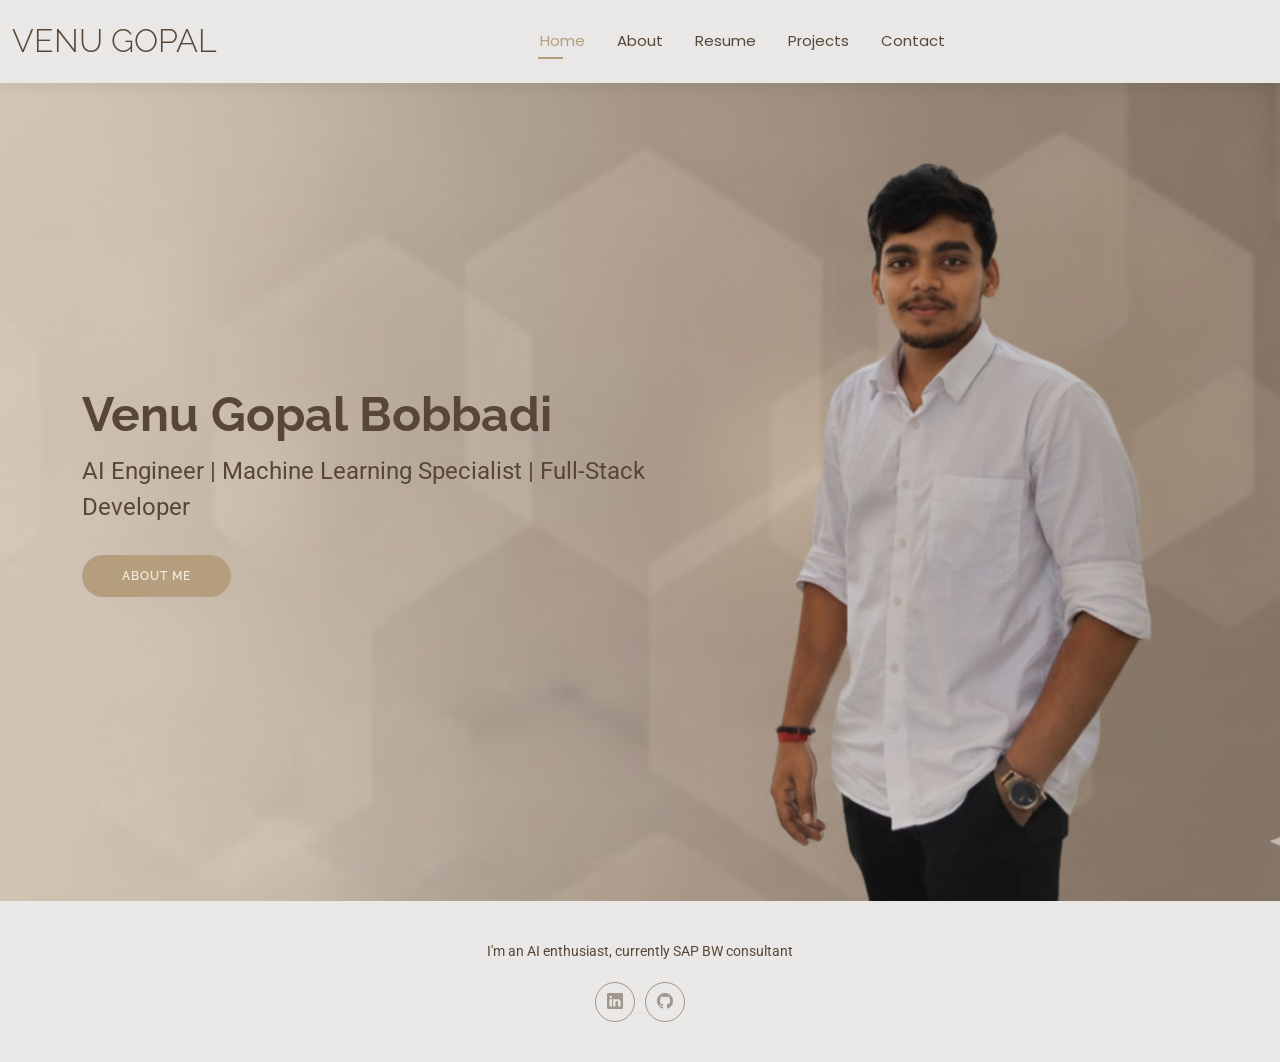
<file: index.html>
<!DOCTYPE html>
<html lang="en">

<head>
  <meta charset="utf-8">
  <meta content="width=device-width, initial-scale=1.0" name="viewport">
  <title>Index - Kelly Bootstrap Template</title>
  <meta name="description" content="">
  <meta name="keywords" content="">

  <!-- Favicons -->
  <link href="assets/img/favicon.png" rel="icon">
  <link href="assets/img/apple-touch-icon.png" rel="apple-touch-icon">

  <!-- Fonts -->
  <link href="https://fonts.googleapis.com" rel="preconnect">
  <link href="https://fonts.gstatic.com" rel="preconnect" crossorigin>
  <link href="https://fonts.googleapis.com/css2?family=Roboto:ital,wght@0,100;0,300;0,400;0,500;0,700;0,900;1,100;1,300;1,400;1,500;1,700;1,900&family=Poppins:ital,wght@0,100;0,200;0,300;0,400;0,500;0,600;0,700;0,800;0,900;1,100;1,200;1,300;1,400;1,500;1,600;1,700;1,800;1,900&family=Raleway:ital,wght@0,100;0,200;0,300;0,400;0,500;0,600;0,700;0,800;0,900;1,100;1,200;1,300;1,400;1,500;1,600;1,700;1,800;1,900&display=swap" rel="stylesheet">

  <!-- Vendor CSS Files -->
  <link href="assets/vendor/bootstrap/css/bootstrap.min.css" rel="stylesheet">
  <link href="assets/vendor/bootstrap-icons/bootstrap-icons.css" rel="stylesheet">
  <link href="assets/vendor/aos/aos.css" rel="stylesheet">
  <link href="assets/vendor/swiper/swiper-bundle.min.css" rel="stylesheet">
  <link href="assets/vendor/glightbox/css/glightbox.min.css" rel="stylesheet">

  <!-- Main CSS File -->
  <link href="assets/css/main.css" rel="stylesheet">

  <!-- Component Loader Script -->
  <script src="assets/js/load-components.js"></script>

  <!-- =======================================================
  * Template Name: Kelly
  * Template URL: https://bootstrapmade.com/kelly-free-bootstrap-cv-resume-html-template/
  * Updated: Aug 07 2024 with Bootstrap v5.3.3
  * Author: BootstrapMade.com
  * License: https://bootstrapmade.com/license/
  ======================================================== -->
</head>

<body class="index-page">

  <header id="header" class="header d-flex align-items-center light-background sticky-top">
    <div class="container-fluid position-relative d-flex align-items-center justify-content-between">

      <a href="index.html" class="logo d-flex align-items-center me-auto me-xl-0">
        <!-- Uncomment the line below if you also wish to use an image logo -->
        <!-- <img src="assets/img/logo.png" alt=""> -->
        <h1 class="sitename">Venu Gopal</h1>
      </a>

      <nav id="navmenu" class="navmenu">
        <ul>
          <li><a href="index.html" class="active">Home</a></li>
          <li><a href="about.html">About</a></li>
          <li><a href="resume.html">Resume</a></li>
          <li><a href="services.html">Services</a></li>
          <li><a href="projects.html">Portfolio</a></li>
          <li class="dropdown"><a href="#"><span>Dropdown</span> <i class="bi bi-chevron-down toggle-dropdown"></i></a>
            <ul>
              <li><a href="#">Dropdown 1</a></li>
              <li class="dropdown"><a href="#"><span>Deep Dropdown</span> <i class="bi bi-chevron-down toggle-dropdown"></i></a>
                <ul>
                  <li><a href="#">Deep Dropdown 1</a></li>
                  <li><a href="#">Deep Dropdown 2</a></li>
                  <li><a href="#">Deep Dropdown 3</a></li>
                  <li><a href="#">Deep Dropdown 4</a></li>
                  <li><a href="#">Deep Dropdown 5</a></li>
                </ul>
              </li>
              <li><a href="#">Dropdown 2</a></li>
              <li><a href="#">Dropdown 3</a></li>
              <li><a href="#">Dropdown 4</a></li>
            </ul>
          </li>
          <li><a href="contact.html">Contact</a></li>
        </ul>
        <i class="mobile-nav-toggle d-xl-none bi bi-list"></i>
      </nav>

      <div class="header-social-links">
        <a href="https://www.linkedin.com/in/venu-gopal-bobbadi" class="linkedin"><i class="bi bi-linkedin"></i></a>
        <a href="https://github.com/21EG106B07" class="github"><i class="bi bi-github"></i></a>
        <a href="https://leetcode.com/7venuGopal" class="twitter"><i class="bi bi-twitter-x"></i></a>
      </div>

    </div>
  </header>

  <main class="main">

    <!-- Hero Section -->
    <section id="hero" class="hero section">

      <img src="assets/img/Photo.png" alt="" data-aos="fade-in">

      <div class="container" data-aos="zoom-out" data-aos-delay="100">
        <div class="row align-items-center">
          <div class="col-lg-7">
            <h2>Venu Gopal Bobbadi</h2>
            <p>AI Engineer | Machine Learning Specialist | Full-Stack Developer</p>
            <a href="about.html" class="btn-get-started">About Me</a>
          </div>
        </div>
      </div>

    </section><!-- /Hero Section -->

  </main>

  <footer id="footer" class="footer light-background">

    <div class="container">
      <div class="copyright text-center ">
        <p>© <span>Copyright</span> <strong class="px-1 sitename">Kelly</strong> <span>All Rights Reserved<br></span></p>
      </div>
      <div class="social-links d-flex justify-content-center">
        <a href=""><i class="bi bi-twitter-x"></i></a>
        <a href=""><i class="bi bi-facebook"></i></a>
        <a href=""><i class="bi bi-instagram"></i></a>
        <a href=""><i class="bi bi-linkedin"></i></a>
      </div>
      <div class="credits">
        <!-- All the links in the footer should remain intact. -->
        <!-- You can delete the links only if you've purchased the pro version. -->
        <!-- Licensing information: https://bootstrapmade.com/license/ -->
        <!-- Purchase the pro version with working PHP/AJAX contact form: [buy-url] -->
        Designed by <a href="https://bootstrapmade.com/">BootstrapMade</a> Distributed by <a href="https://themewagon.com">ThemeWagon
      </div>
    </div>

  </footer>

  <!-- Scroll Top -->
  <a href="#" id="scroll-top" class="scroll-top d-flex align-items-center justify-content-center"><i class="bi bi-arrow-up-short"></i></a>

  <!-- Preloader -->
  <div id="preloader"></div>

  <!-- Vendor JS Files -->
  <script src="assets/vendor/bootstrap/js/bootstrap.bundle.min.js"></script>
  <script src="assets/vendor/php-email-form/validate.js"></script>
  <script src="assets/vendor/aos/aos.js"></script>
  <script src="assets/vendor/waypoints/noframework.waypoints.js"></script>
  <script src="assets/vendor/purecounter/purecounter_vanilla.js"></script>
  <script src="assets/vendor/swiper/swiper-bundle.min.js"></script>
  <script src="assets/vendor/glightbox/js/glightbox.min.js"></script>
  <script src="assets/vendor/imagesloaded/imagesloaded.pkgd.min.js"></script>
  <script src="assets/vendor/isotope-layout/isotope.pkgd.min.js"></script>

  <!-- Main JS File -->
  <script src="assets/js/main.js"></script>

</body>

</html>
</file>
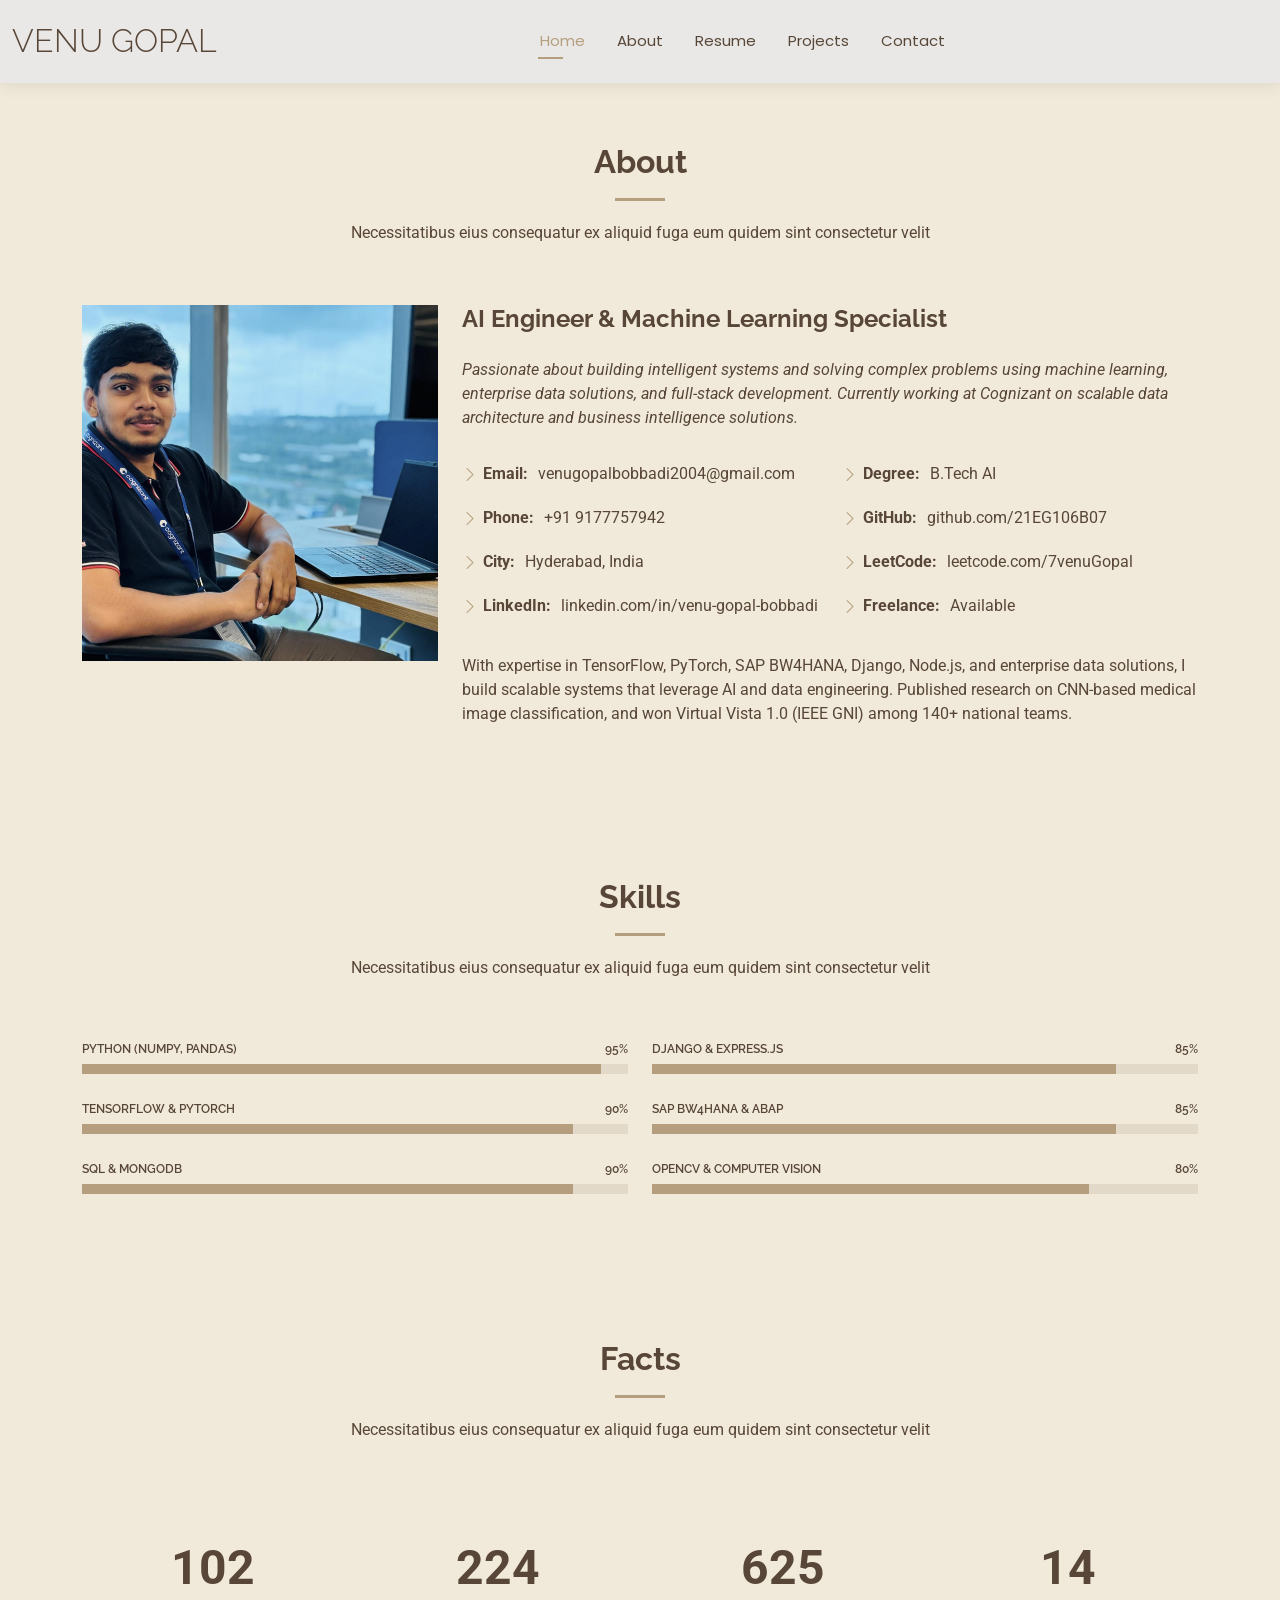
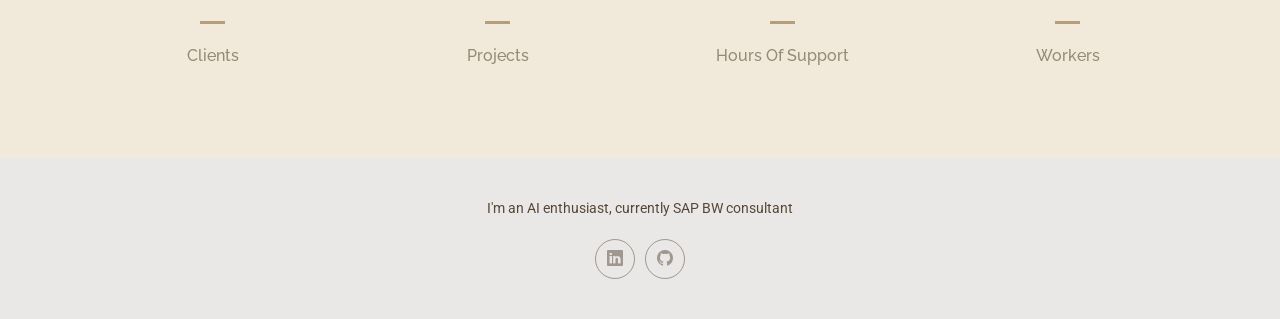
<file: about.html>
<!DOCTYPE html>
<html lang="en">

<head>
  <meta charset="utf-8">
  <meta content="width=device-width, initial-scale=1.0" name="viewport">
  <title>About - Kelly Bootstrap Template</title>
  <meta name="description" content="">
  <meta name="keywords" content="">

  <!-- Favicons -->
  <link href="assets/img/favicon.png" rel="icon">
  <link href="assets/img/apple-touch-icon.png" rel="apple-touch-icon">

  <!-- Fonts -->
  <link href="https://fonts.googleapis.com" rel="preconnect">
  <link href="https://fonts.gstatic.com" rel="preconnect" crossorigin>
  <link href="https://fonts.googleapis.com/css2?family=Roboto:ital,wght@0,100;0,300;0,400;0,500;0,700;0,900;1,100;1,300;1,400;1,500;1,700;1,900&family=Poppins:ital,wght@0,100;0,200;0,300;0,400;0,500;0,600;0,700;0,800;0,900;1,100;1,200;1,300;1,400;1,500;1,600;1,700;1,800;1,900&family=Raleway:ital,wght@0,100;0,200;0,300;0,400;0,500;0,600;0,700;0,800;0,900;1,100;1,200;1,300;1,400;1,500;1,600;1,700;1,800;1,900&display=swap" rel="stylesheet">

  <!-- Vendor CSS Files -->
  <link href="assets/vendor/bootstrap/css/bootstrap.min.css" rel="stylesheet">
  <link href="assets/vendor/bootstrap-icons/bootstrap-icons.css" rel="stylesheet">
  <link href="assets/vendor/aos/aos.css" rel="stylesheet">
  <link href="assets/vendor/swiper/swiper-bundle.min.css" rel="stylesheet">
  <link href="assets/vendor/glightbox/css/glightbox.min.css" rel="stylesheet">

  <!-- Main CSS File -->
  <link href="assets/css/main.css" rel="stylesheet">

  <!-- Component Loader Script -->
  <script src="assets/js/load-components.js"></script>

  <!-- =======================================================
  * Template Name: Kelly
  * Template URL: https://bootstrapmade.com/kelly-free-bootstrap-cv-resume-html-template/
  * Updated: Aug 07 2024 with Bootstrap v5.3.3
  * Author: BootstrapMade.com
  * License: https://bootstrapmade.com/license/
  ======================================================== -->
</head>

<body class="about-page">

  <header id="header" class="header d-flex align-items-center light-background sticky-top">
    <div class="container-fluid position-relative d-flex align-items-center justify-content-between">

      <a href="index.html" class="logo d-flex align-items-center me-auto me-xl-0">
        <!-- Uncomment the line below if you also wish to use an image logo -->
        <!-- <img src="assets/img/logo.png" alt=""> -->
        <h1 class="sitename">Venu Gopal</h1>
      </a>

      <nav id="navmenu" class="navmenu">
        <ul>
          <li><a href="index.html">Home</a></li>
          <li><a href="about.html" class="active">About</a></li>
          <li><a href="resume.html">Resume</a></li>
          <li><a href="services.html">Services</a></li>
          <li><a href="projects.html">Portfolio</a></li>
          <li class="dropdown"><a href="#"><span>Dropdown</span> <i class="bi bi-chevron-down toggle-dropdown"></i></a>
            <ul>
              <li><a href="#">Dropdown 1</a></li>
              <li class="dropdown"><a href="#"><span>Deep Dropdown</span> <i class="bi bi-chevron-down toggle-dropdown"></i></a>
                <ul>
                  <li><a href="#">Deep Dropdown 1</a></li>
                  <li><a href="#">Deep Dropdown 2</a></li>
                  <li><a href="#">Deep Dropdown 3</a></li>
                  <li><a href="#">Deep Dropdown 4</a></li>
                  <li><a href="#">Deep Dropdown 5</a></li>
                </ul>
              </li>
              <li><a href="#">Dropdown 2</a></li>
              <li><a href="#">Dropdown 3</a></li>
              <li><a href="#">Dropdown 4</a></li>
            </ul>
          </li>
          <li><a href="contact.html">Contact</a></li>
        </ul>
        <i class="mobile-nav-toggle d-xl-none bi bi-list"></i>
      </nav>

      <div class="header-social-links">
        <a href="https://www.linkedin.com/in/venu-gopal-bobbadi" class="linkedin"><i class="bi bi-linkedin"></i></a>
        <a href="https://github.com/21EG106B07" class="github"><i class="bi bi-github"></i></a>
        <a href="https://leetcode.com/7venuGopal" class="twitter"><i class="bi bi-twitter-x"></i></a>
      </div>

    </div>
  </header>

  <main class="main">

    <!-- About Section -->
    <section id="about" class="about section">

      <!-- Section Title -->
      <div class="container section-title" data-aos="fade-up">
        <h2>About</h2>
        <p>Necessitatibus eius consequatur ex aliquid fuga eum quidem sint consectetur velit</p>
      </div><!-- End Section Title -->

      <div class="container" data-aos="fade-up" data-aos-delay="100">

        <div class="row gy-4 justify-content-center">
          <div class="col-lg-4">
            <img src="assets/img/profile-img.jpg" class="img-fluid" alt="">
          </div>
          <div class="col-lg-8 content">
            <h2>AI Engineer & Machine Learning Specialist</h2>
            <p class="fst-italic py-3">
              Passionate about building intelligent systems and solving complex problems using machine learning, enterprise data solutions, and full-stack development. Currently working at Cognizant on scalable data architecture and business intelligence solutions.
            </p>
            <div class="row">
              <div class="col-lg-6">
                <ul>
                  <li><i class="bi bi-chevron-right"></i> <strong>Email:</strong> <span>venugopalbobbadi2004@gmail.com</span></li>
                  <li><i class="bi bi-chevron-right"></i> <strong>Phone:</strong> <span>+91 9177757942</span></li>
                  <li><i class="bi bi-chevron-right"></i> <strong>City:</strong> <span>Hyderabad, India</span></li>
                  <li><i class="bi bi-chevron-right"></i> <strong>LinkedIn:</strong> <span>linkedin.com/in/venu-gopal-bobbadi</span></li>
                </ul>
              </div>
              <div class="col-lg-6">
                <ul>
                  <li><i class="bi bi-chevron-right"></i> <strong>Degree:</strong> <span>B.Tech AI</span></li>
                  <li><i class="bi bi-chevron-right"></i> <strong>GitHub:</strong> <span>github.com/21EG106B07</span></li>
                  <li><i class="bi bi-chevron-right"></i> <strong>LeetCode:</strong> <span>leetcode.com/7venuGopal</span></li>
                  <li><i class="bi bi-chevron-right"></i> <strong>Freelance:</strong> <span>Available</span></li>
                </ul>
              </div>
            </div>
            <p class="py-3">
              With expertise in TensorFlow, PyTorch, SAP BW4HANA, Django, Node.js, and enterprise data solutions, I build scalable systems that leverage AI and data engineering. Published research on CNN-based medical image classification, and won Virtual Vista 1.0 (IEEE GNI) among 140+ national teams.
            </p>
          </div>
        </div>

      </div>

    </section><!-- /About Section -->

    <!-- Skills Section -->
    <section id="skills" class="skills section">

      <!-- Section Title -->
      <div class="container section-title" data-aos="fade-up">
        <h2>Skills</h2>
        <p>Necessitatibus eius consequatur ex aliquid fuga eum quidem sint consectetur velit</p>
      </div><!-- End Section Title -->

      <div class="container" data-aos="fade-up" data-aos-delay="100">

        <div class="row skills-content skills-animation">

          <div class="col-lg-6">

            <div class="progress">
              <span class="skill"><span>Python (NumPy, Pandas)</span> <i class="val">95%</i></span>
              <div class="progress-bar-wrap">
                <div class="progress-bar" role="progressbar" aria-valuenow="95" aria-valuemin="0" aria-valuemax="100"></div>
              </div>
            </div><!-- End Skills Item -->

            <div class="progress">
              <span class="skill"><span>TensorFlow & PyTorch</span> <i class="val">90%</i></span>
              <div class="progress-bar-wrap">
                <div class="progress-bar" role="progressbar" aria-valuenow="90" aria-valuemin="0" aria-valuemax="100"></div>
              </div>
            </div><!-- End Skills Item -->

            <div class="progress">
              <span class="skill"><span>SQL & MongoDB</span> <i class="val">90%</i></span>
              <div class="progress-bar-wrap">
                <div class="progress-bar" role="progressbar" aria-valuenow="90" aria-valuemin="0" aria-valuemax="100"></div>
              </div>
            </div><!-- End Skills Item -->

          </div>

          <div class="col-lg-6">

            <div class="progress">
              <span class="skill"><span>Django & Express.js</span> <i class="val">85%</i></span>
              <div class="progress-bar-wrap">
                <div class="progress-bar" role="progressbar" aria-valuenow="85" aria-valuemin="0" aria-valuemax="100"></div>
              </div>
            </div><!-- End Skills Item -->

            <div class="progress">
              <span class="skill"><span>SAP BW4HANA & ABAP</span> <i class="val">85%</i></span>
              <div class="progress-bar-wrap">
                <div class="progress-bar" role="progressbar" aria-valuenow="85" aria-valuemin="0" aria-valuemax="100"></div>
              </div>
            </div><!-- End Skills Item -->

            <div class="progress">
              <span class="skill"><span>OpenCV & Computer Vision</span> <i class="val">80%</i></span>
              <div class="progress-bar-wrap">
                <div class="progress-bar" role="progressbar" aria-valuenow="80" aria-valuemin="0" aria-valuemax="100"></div>
              </div>
            </div><!-- End Skills Item -->

          </div>

        </div>

      </div>

    </section><!-- /Skills Section -->

    <!-- Stats Section -->
    <section id="stats" class="stats section">

      <!-- Section Title -->
      <div class="container section-title" data-aos="fade-up">
        <h2>Facts</h2>
        <p>Necessitatibus eius consequatur ex aliquid fuga eum quidem sint consectetur velit</p>
      </div><!-- End Section Title -->

      <div class="container" data-aos="fade-up" data-aos-delay="100">

        <div class="row gy-4">

          <div class="col-lg-3 col-md-6">
            <div class="stats-item text-center w-100 h-100">
              <span data-purecounter-start="0" data-purecounter-end="232" data-purecounter-duration="1" class="purecounter"></span>
              <p>Clients</p>
            </div>
          </div><!-- End Stats Item -->

          <div class="col-lg-3 col-md-6">
            <div class="stats-item text-center w-100 h-100">
              <span data-purecounter-start="0" data-purecounter-end="521" data-purecounter-duration="1" class="purecounter"></span>
              <p>Projects</p>
            </div>
          </div><!-- End Stats Item -->

          <div class="col-lg-3 col-md-6">
            <div class="stats-item text-center w-100 h-100">
              <span data-purecounter-start="0" data-purecounter-end="1453" data-purecounter-duration="1" class="purecounter"></span>
              <p>Hours Of Support</p>
            </div>
          </div><!-- End Stats Item -->

          <div class="col-lg-3 col-md-6">
            <div class="stats-item text-center w-100 h-100">
              <span data-purecounter-start="0" data-purecounter-end="32" data-purecounter-duration="1" class="purecounter"></span>
              <p>Workers</p>
            </div>
          </div><!-- End Stats Item -->

        </div>

      </div>

    </section><!-- /Stats Section -->

  </main>

  <footer id="footer" class="footer light-background">

    <div class="container">
      <div class="copyright text-center ">
        <p>© <span>Copyright</span> <strong class="px-1 sitename">Kelly</strong> <span>All Rights Reserved<br></span></p>
      </div>
      <div class="social-links d-flex justify-content-center">
        <a href=""><i class="bi bi-twitter-x"></i></a>
        <a href=""><i class="bi bi-facebook"></i></a>
        <a href=""><i class="bi bi-instagram"></i></a>
        <a href=""><i class="bi bi-linkedin"></i></a>
      </div>
      <div class="credits">
        <!-- All the links in the footer should remain intact. -->
        <!-- You can delete the links only if you've purchased the pro version. -->
        <!-- Licensing information: https://bootstrapmade.com/license/ -->
        <!-- Purchase the pro version with working PHP/AJAX contact form: [buy-url] -->
        Designed by <a href="https://bootstrapmade.com/">BootstrapMade</a> Distributed by <a href="https://themewagon.com">ThemeWagon
      </div>
    </div>

  </footer>

  <!-- Scroll Top -->
  <a href="#" id="scroll-top" class="scroll-top d-flex align-items-center justify-content-center"><i class="bi bi-arrow-up-short"></i></a>

  <!-- Preloader -->
  <div id="preloader"></div>

  <!-- Vendor JS Files -->
  <script src="assets/vendor/bootstrap/js/bootstrap.bundle.min.js"></script>
  <script src="assets/vendor/php-email-form/validate.js"></script>
  <script src="assets/vendor/aos/aos.js"></script>
  <script src="assets/vendor/waypoints/noframework.waypoints.js"></script>
  <script src="assets/vendor/purecounter/purecounter_vanilla.js"></script>
  <script src="assets/vendor/swiper/swiper-bundle.min.js"></script>
  <script src="assets/vendor/glightbox/js/glightbox.min.js"></script>
  <script src="assets/vendor/imagesloaded/imagesloaded.pkgd.min.js"></script>
  <script src="assets/vendor/isotope-layout/isotope.pkgd.min.js"></script>

  <!-- Main JS File -->
  <script src="assets/js/main.js"></script>

</body>

</html>
</file>
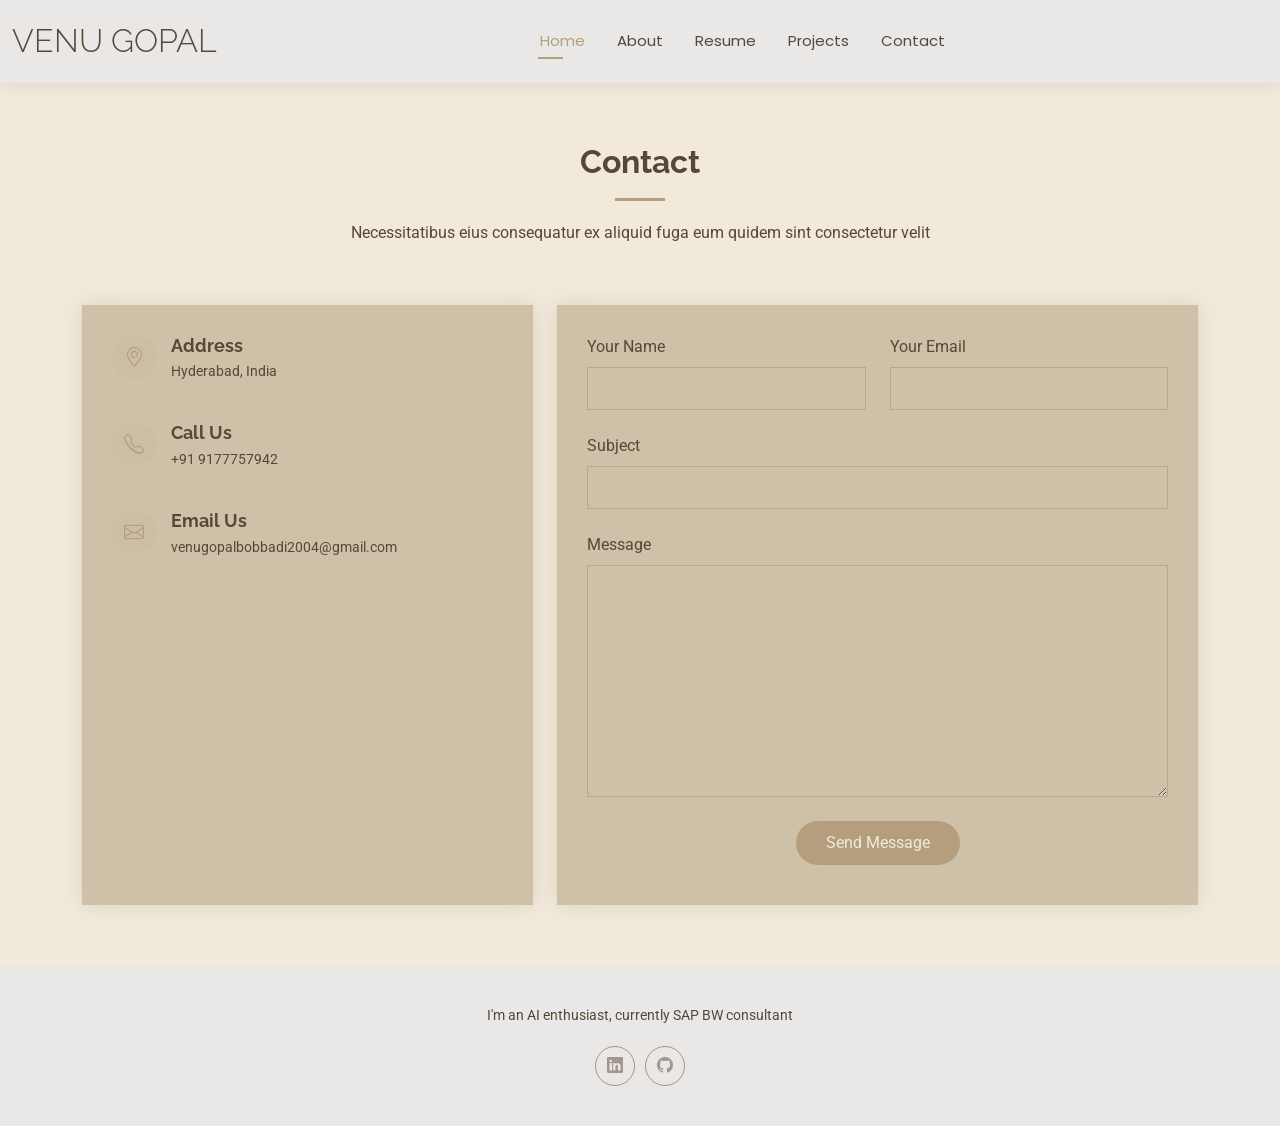
<file: contact.html>
<!DOCTYPE html>
<html lang="en">

<head>
  <meta charset="utf-8">
  <meta content="width=device-width, initial-scale=1.0" name="viewport">
  <title>Contact - Kelly Bootstrap Template</title>
  <meta name="description" content="">
  <meta name="keywords" content="">

  <!-- Favicons -->
  <link href="assets/img/favicon.png" rel="icon">
  <link href="assets/img/apple-touch-icon.png" rel="apple-touch-icon">

  <!-- Fonts -->
  <link href="https://fonts.googleapis.com" rel="preconnect">
  <link href="https://fonts.gstatic.com" rel="preconnect" crossorigin>
  <link href="https://fonts.googleapis.com/css2?family=Roboto:ital,wght@0,100;0,300;0,400;0,500;0,700;0,900;1,100;1,300;1,400;1,500;1,700;1,900&family=Poppins:ital,wght@0,100;0,200;0,300;0,400;0,500;0,600;0,700;0,800;0,900;1,100;1,200;1,300;1,400;1,500;1,600;1,700;1,800;1,900&family=Raleway:ital,wght@0,100;0,200;0,300;0,400;0,500;0,600;0,700;0,800;0,900;1,100;1,200;1,300;1,400;1,500;1,600;1,700;1,800;1,900&display=swap" rel="stylesheet">

  <!-- Vendor CSS Files -->
  <link href="assets/vendor/bootstrap/css/bootstrap.min.css" rel="stylesheet">
  <link href="assets/vendor/bootstrap-icons/bootstrap-icons.css" rel="stylesheet">
  <link href="assets/vendor/aos/aos.css" rel="stylesheet">
  <link href="assets/vendor/swiper/swiper-bundle.min.css" rel="stylesheet">
  <link href="assets/vendor/glightbox/css/glightbox.min.css" rel="stylesheet">

  <!-- Main CSS File -->
  <link href="assets/css/main.css" rel="stylesheet">

  <!-- Component Loader Script -->
  <script src="assets/js/load-components.js"></script>

  <!-- =======================================================
  * Template Name: Kelly
  * Template URL: https://bootstrapmade.com/kelly-free-bootstrap-cv-resume-html-template/
  * Updated: Aug 07 2024 with Bootstrap v5.3.3
  * Author: BootstrapMade.com
  * License: https://bootstrapmade.com/license/
  ======================================================== -->
</head>

<body class="contact-page">

  <header id="header" class="header d-flex align-items-center light-background sticky-top">
    <div class="container-fluid position-relative d-flex align-items-center justify-content-between">

      <a href="index.html" class="logo d-flex align-items-center me-auto me-xl-0">
        <!-- Uncomment the line below if you also wish to use an image logo -->
        <!-- <img src="assets/img/logo.png" alt=""> -->
        <h1 class="sitename">Venu Gopal</h1>
      </a>

      <nav id="navmenu" class="navmenu">
        <ul>
          <li><a href="index.html">Home</a></li>
          <li><a href="about.html">About</a></li>
          <li><a href="resume.html">Resume</a></li>
          <li><a href="services.html">Services</a></li>
          <li><a href="projects.html">Portfolio</a></li>
          <li class="dropdown"><a href="#"><span>Dropdown</span> <i class="bi bi-chevron-down toggle-dropdown"></i></a>
            <ul>
              <li><a href="#">Dropdown 1</a></li>
              <li class="dropdown"><a href="#"><span>Deep Dropdown</span> <i class="bi bi-chevron-down toggle-dropdown"></i></a>
                <ul>
                  <li><a href="#">Deep Dropdown 1</a></li>
                  <li><a href="#">Deep Dropdown 2</a></li>
                  <li><a href="#">Deep Dropdown 3</a></li>
                  <li><a href="#">Deep Dropdown 4</a></li>
                  <li><a href="#">Deep Dropdown 5</a></li>
                </ul>
              </li>
              <li><a href="#">Dropdown 2</a></li>
              <li><a href="#">Dropdown 3</a></li>
              <li><a href="#">Dropdown 4</a></li>
            </ul>
          </li>
          <li><a href="contact.html" class="active">Contact</a></li>
        </ul>
        <i class="mobile-nav-toggle d-xl-none bi bi-list"></i>
      </nav>

      <div class="header-social-links">
        <a href="https://www.linkedin.com/in/venu-gopal-bobbadi" class="linkedin"><i class="bi bi-linkedin"></i></a>
        <a href="https://github.com/21EG106B07" class="github"><i class="bi bi-github"></i></a>
        <a href="https://leetcode.com/7venuGopal" class="twitter"><i class="bi bi-twitter-x"></i></a>
      </div>

    </div>
  </header>

  <main class="main">

    <!-- Contact Section -->
    <section id="contact" class="contact section">

      <!-- Section Title -->
      <div class="container section-title" data-aos="fade-up">
        <h2>Contact</h2>
        <p>Necessitatibus eius consequatur ex aliquid fuga eum quidem sint consectetur velit</p>
      </div><!-- End Section Title -->

      <div class="container" data-aos="fade-up" data-aos-delay="100">

        <div class="row gy-4">

          <div class="col-lg-5">

            <div class="info-wrap">
              <div class="info-item d-flex" data-aos="fade-up" data-aos-delay="200">
                <i class="bi bi-geo-alt flex-shrink-0"></i>
                <div>
                  <h3>Address</h3>
                  <p>Hyderabad, India</p>
                </div>
              </div><!-- End Info Item -->

              <div class="info-item d-flex" data-aos="fade-up" data-aos-delay="300">
                <i class="bi bi-telephone flex-shrink-0"></i>
                <div>
                  <h3>Call Us</h3>
                  <p>+91 9177757942</p>
                </div>
              </div><!-- End Info Item -->

              <div class="info-item d-flex" data-aos="fade-up" data-aos-delay="400">
                <i class="bi bi-envelope flex-shrink-0"></i>
                <div>
                  <h3>Email Us</h3>
                  <p>venugopalbobbadi2004@gmail.com</p>
                </div>
              </div><!-- End Info Item -->

              <iframe src="https://www.google.com/maps/embed?pb=!1m14!1m8!1m3!1d48389.78314118045!2d-74.006138!3d40.710059!3m2!1i1024!2i768!4f13.1!3m3!1m2!1s0x89c25a22a3bda30d%3A0xb89d1fe6bc499443!2sDowntown%20Conference%20Center!5e0!3m2!1sen!2sus!4v1676961268712!5m2!1sen!2sus" frameborder="0" style="border:0; width: 100%; height: 270px;" allowfullscreen="" loading="lazy" referrerpolicy="no-referrer-when-downgrade"></iframe>
            </div>
          </div>

          <div class="col-lg-7">
            <form action="forms/contact.php" method="post" class="php-email-form" data-aos="fade-up" data-aos-delay="200">
              <div class="row gy-4">

                <div class="col-md-6">
                  <label for="name-field" class="pb-2">Your Name</label>
                  <input type="text" name="name" id="name-field" class="form-control" required="">
                </div>

                <div class="col-md-6">
                  <label for="email-field" class="pb-2">Your Email</label>
                  <input type="email" class="form-control" name="email" id="email-field" required="">
                </div>

                <div class="col-md-12">
                  <label for="subject-field" class="pb-2">Subject</label>
                  <input type="text" class="form-control" name="subject" id="subject-field" required="">
                </div>

                <div class="col-md-12">
                  <label for="message-field" class="pb-2">Message</label>
                  <textarea class="form-control" name="message" rows="10" id="message-field" required=""></textarea>
                </div>

                <div class="col-md-12 text-center">
                  <div class="loading">Loading</div>
                  <div class="error-message"></div>
                  <div class="sent-message">Your message has been sent. Thank you!</div>

                  <button type="submit">Send Message</button>
                </div>

              </div>
            </form>
          </div><!-- End Contact Form -->

        </div>

      </div>

    </section><!-- /Contact Section -->

  </main>

  <footer id="footer" class="footer light-background">

    <div class="container">
      <div class="copyright text-center ">
        <p>© <span>Copyright</span> <strong class="px-1 sitename">Kelly</strong> <span>All Rights Reserved<br></span></p>
      </div>
      <div class="social-links d-flex justify-content-center">
        <a href=""><i class="bi bi-twitter-x"></i></a>
        <a href=""><i class="bi bi-facebook"></i></a>
        <a href=""><i class="bi bi-instagram"></i></a>
        <a href=""><i class="bi bi-linkedin"></i></a>
      </div>
      <div class="credits">
        <!-- All the links in the footer should remain intact. -->
        <!-- You can delete the links only if you've purchased the pro version. -->
        <!-- Licensing information: https://bootstrapmade.com/license/ -->
        <!-- Purchase the pro version with working PHP/AJAX contact form: [buy-url] -->
        Designed by <a href="https://bootstrapmade.com/">BootstrapMade</a> Distributed by <a href="https://themewagon.com">ThemeWagon
      </div>
    </div>

  </footer>

  <!-- Scroll Top -->
  <a href="#" id="scroll-top" class="scroll-top d-flex align-items-center justify-content-center"><i class="bi bi-arrow-up-short"></i></a>

  <!-- Preloader -->
  <div id="preloader"></div>

  <!-- Vendor JS Files -->
  <script src="assets/vendor/bootstrap/js/bootstrap.bundle.min.js"></script>
  <script src="assets/vendor/php-email-form/validate.js"></script>
  <script src="assets/vendor/aos/aos.js"></script>
  <script src="assets/vendor/waypoints/noframework.waypoints.js"></script>
  <script src="assets/vendor/purecounter/purecounter_vanilla.js"></script>
  <script src="assets/vendor/swiper/swiper-bundle.min.js"></script>
  <script src="assets/vendor/glightbox/js/glightbox.min.js"></script>
  <script src="assets/vendor/imagesloaded/imagesloaded.pkgd.min.js"></script>
  <script src="assets/vendor/isotope-layout/isotope.pkgd.min.js"></script>

  <!-- Main JS File -->
  <script src="assets/js/main.js"></script>

</body>

</html>
</file>
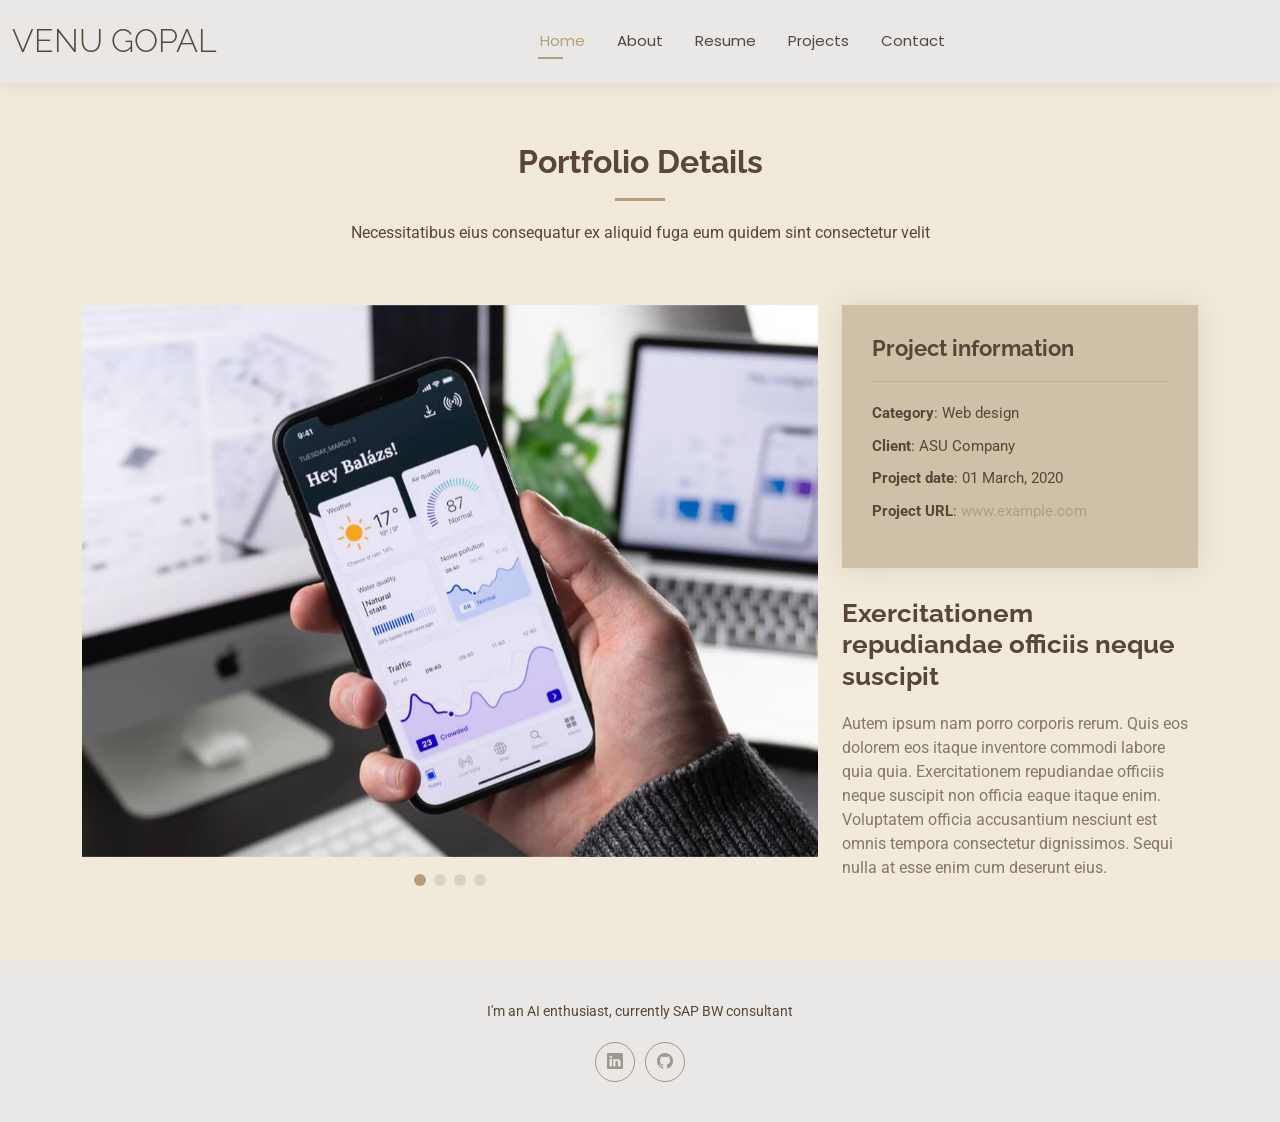
<file: portfolio-details.html>
<!DOCTYPE html>
<html lang="en">

<head>
  <meta charset="utf-8">
  <meta content="width=device-width, initial-scale=1.0" name="viewport">
  <title>Portfolio Details - Kelly Bootstrap Template</title>
  <meta name="description" content="">
  <meta name="keywords" content="">

  <!-- Favicons -->
  <link href="assets/img/favicon.png" rel="icon">
  <link href="assets/img/apple-touch-icon.png" rel="apple-touch-icon">

  <!-- Fonts -->
  <link href="https://fonts.googleapis.com" rel="preconnect">
  <link href="https://fonts.gstatic.com" rel="preconnect" crossorigin>
  <link href="https://fonts.googleapis.com/css2?family=Roboto:ital,wght@0,100;0,300;0,400;0,500;0,700;0,900;1,100;1,300;1,400;1,500;1,700;1,900&family=Poppins:ital,wght@0,100;0,200;0,300;0,400;0,500;0,600;0,700;0,800;0,900;1,100;1,200;1,300;1,400;1,500;1,600;1,700;1,800;1,900&family=Raleway:ital,wght@0,100;0,200;0,300;0,400;0,500;0,600;0,700;0,800;0,900;1,100;1,200;1,300;1,400;1,500;1,600;1,700;1,800;1,900&display=swap" rel="stylesheet">

  <!-- Vendor CSS Files -->
  <link href="assets/vendor/bootstrap/css/bootstrap.min.css" rel="stylesheet">
  <link href="assets/vendor/bootstrap-icons/bootstrap-icons.css" rel="stylesheet">
  <link href="assets/vendor/aos/aos.css" rel="stylesheet">
  <link href="assets/vendor/swiper/swiper-bundle.min.css" rel="stylesheet">
  <link href="assets/vendor/glightbox/css/glightbox.min.css" rel="stylesheet">

  <!-- Main CSS File -->
  <link href="assets/css/main.css" rel="stylesheet">

  <!-- Component Loader Script -->
  <script src="assets/js/load-components.js"></script>

  <!-- =======================================================
  * Template Name: Kelly
  * Template URL: https://bootstrapmade.com/kelly-free-bootstrap-cv-resume-html-template/
  * Updated: Aug 07 2024 with Bootstrap v5.3.3
  * Author: BootstrapMade.com
  * License: https://bootstrapmade.com/license/
  ======================================================== -->
</head>

<body class="portfolio-details-page">

  <header id="header" class="header d-flex align-items-center light-background sticky-top">
    <div class="container-fluid position-relative d-flex align-items-center justify-content-between">

      <a href="index.html" class="logo d-flex align-items-center me-auto me-xl-0">
        <!-- Uncomment the line below if you also wish to use an image logo -->
        <!-- <img src="assets/img/logo.png" alt=""> -->
        <h1 class="sitename">Venu Gopal</h1>
      </a>

      <nav id="navmenu" class="navmenu">
        <ul>
          <li><a href="index.html">Home</a></li>
          <li><a href="about.html">About</a></li>
          <li><a href="resume.html">Resume</a></li>
          <li><a href="services.html">Services</a></li>
          <li><a href="projects.html">Portfolio</a></li>
          <li class="dropdown"><a href="#"><span>Dropdown</span> <i class="bi bi-chevron-down toggle-dropdown"></i></a>
            <ul>
              <li><a href="#">Dropdown 1</a></li>
              <li class="dropdown"><a href="#"><span>Deep Dropdown</span> <i class="bi bi-chevron-down toggle-dropdown"></i></a>
                <ul>
                  <li><a href="#">Deep Dropdown 1</a></li>
                  <li><a href="#">Deep Dropdown 2</a></li>
                  <li><a href="#">Deep Dropdown 3</a></li>
                  <li><a href="#">Deep Dropdown 4</a></li>
                  <li><a href="#">Deep Dropdown 5</a></li>
                </ul>
              </li>
              <li><a href="#">Dropdown 2</a></li>
              <li><a href="#">Dropdown 3</a></li>
              <li><a href="#">Dropdown 4</a></li>
            </ul>
          </li>
          <li><a href="contact.html">Contact</a></li>
        </ul>
        <i class="mobile-nav-toggle d-xl-none bi bi-list"></i>
      </nav>

      <div class="header-social-links">
        <a href="#" class="twitter"><i class="bi bi-twitter-x"></i></a>
        <a href="#" class="facebook"><i class="bi bi-facebook"></i></a>
        <a href="#" class="instagram"><i class="bi bi-instagram"></i></a>
        <a href="#" class="linkedin"><i class="bi bi-linkedin"></i></a>
      </div>

    </div>
  </header>

  <main class="main">

    <!-- Portfolio Details Section -->
    <section id="portfolio-details" class="portfolio-details section">

      <!-- Section Title -->
      <div class="container section-title" data-aos="fade-up">
        <h2>Portfolio Details</h2>
        <p>Necessitatibus eius consequatur ex aliquid fuga eum quidem sint consectetur velit</p>
      </div><!-- End Section Title -->

      <div class="container" data-aos="fade-up" data-aos-delay="100">

        <div class="row gy-4">

          <div class="col-lg-8">
            <div class="portfolio-details-slider swiper init-swiper">

              <script type="application/json" class="swiper-config">
                {
                  "loop": true,
                  "speed": 600,
                  "autoplay": {
                    "delay": 5000
                  },
                  "slidesPerView": "auto",
                  "pagination": {
                    "el": ".swiper-pagination",
                    "type": "bullets",
                    "clickable": true
                  }
                }
              </script>

              <div class="swiper-wrapper align-items-center">

                <div class="swiper-slide">
                  <img src="assets/img/portfolio/app-1.jpg" alt="">
                </div>

                <div class="swiper-slide">
                  <img src="assets/img/portfolio/product-1.jpg" alt="">
                </div>

                <div class="swiper-slide">
                  <img src="assets/img/portfolio/branding-1.jpg" alt="">
                </div>

                <div class="swiper-slide">
                  <img src="assets/img/portfolio/books-1.jpg" alt="">
                </div>

              </div>
              <div class="swiper-pagination"></div>
            </div>
          </div>

          <div class="col-lg-4">
            <div class="portfolio-info" data-aos="fade-up" data-aos-delay="200">
              <h3>Project information</h3>
              <ul>
                <li><strong>Category</strong>: Web design</li>
                <li><strong>Client</strong>: ASU Company</li>
                <li><strong>Project date</strong>: 01 March, 2020</li>
                <li><strong>Project URL</strong>: <a href="#">www.example.com</a></li>
              </ul>
            </div>
            <div class="portfolio-description" data-aos="fade-up" data-aos-delay="300">
              <h2>Exercitationem repudiandae officiis neque suscipit</h2>
              <p>
                Autem ipsum nam porro corporis rerum. Quis eos dolorem eos itaque inventore commodi labore quia quia. Exercitationem repudiandae officiis neque suscipit non officia eaque itaque enim. Voluptatem officia accusantium nesciunt est omnis tempora consectetur dignissimos. Sequi nulla at esse enim cum deserunt eius.
              </p>
            </div>
          </div>

        </div>

      </div>

    </section><!-- /Portfolio Details Section -->

  </main>

  <footer id="footer" class="footer light-background">

    <div class="container">
      <div class="copyright text-center ">
        <p>© <span>Copyright</span> <strong class="px-1 sitename">Kelly</strong> <span>All Rights Reserved<br></span></p>
      </div>
      <div class="social-links d-flex justify-content-center">
        <a href=""><i class="bi bi-twitter-x"></i></a>
        <a href=""><i class="bi bi-facebook"></i></a>
        <a href=""><i class="bi bi-instagram"></i></a>
        <a href=""><i class="bi bi-linkedin"></i></a>
      </div>
      <div class="credits">
        <!-- All the links in the footer should remain intact. -->
        <!-- You can delete the links only if you've purchased the pro version. -->
        <!-- Licensing information: https://bootstrapmade.com/license/ -->
        <!-- Purchase the pro version with working PHP/AJAX contact form: [buy-url] -->
        Designed by <a href="https://bootstrapmade.com/">BootstrapMade</a> Distributed by <a href="https://themewagon.com">ThemeWagon
      </div>
    </div>

  </footer>

  <!-- Scroll Top -->
  <a href="#" id="scroll-top" class="scroll-top d-flex align-items-center justify-content-center"><i class="bi bi-arrow-up-short"></i></a>

  <!-- Preloader -->
  <div id="preloader"></div>

  <!-- Vendor JS Files -->
  <script src="assets/vendor/bootstrap/js/bootstrap.bundle.min.js"></script>
  <script src="assets/vendor/php-email-form/validate.js"></script>
  <script src="assets/vendor/aos/aos.js"></script>
  <script src="assets/vendor/waypoints/noframework.waypoints.js"></script>
  <script src="assets/vendor/purecounter/purecounter_vanilla.js"></script>
  <script src="assets/vendor/swiper/swiper-bundle.min.js"></script>
  <script src="assets/vendor/glightbox/js/glightbox.min.js"></script>
  <script src="assets/vendor/imagesloaded/imagesloaded.pkgd.min.js"></script>
  <script src="assets/vendor/isotope-layout/isotope.pkgd.min.js"></script>

  <!-- Main JS File -->
  <script src="assets/js/main.js"></script>

</body>

</html>
</file>
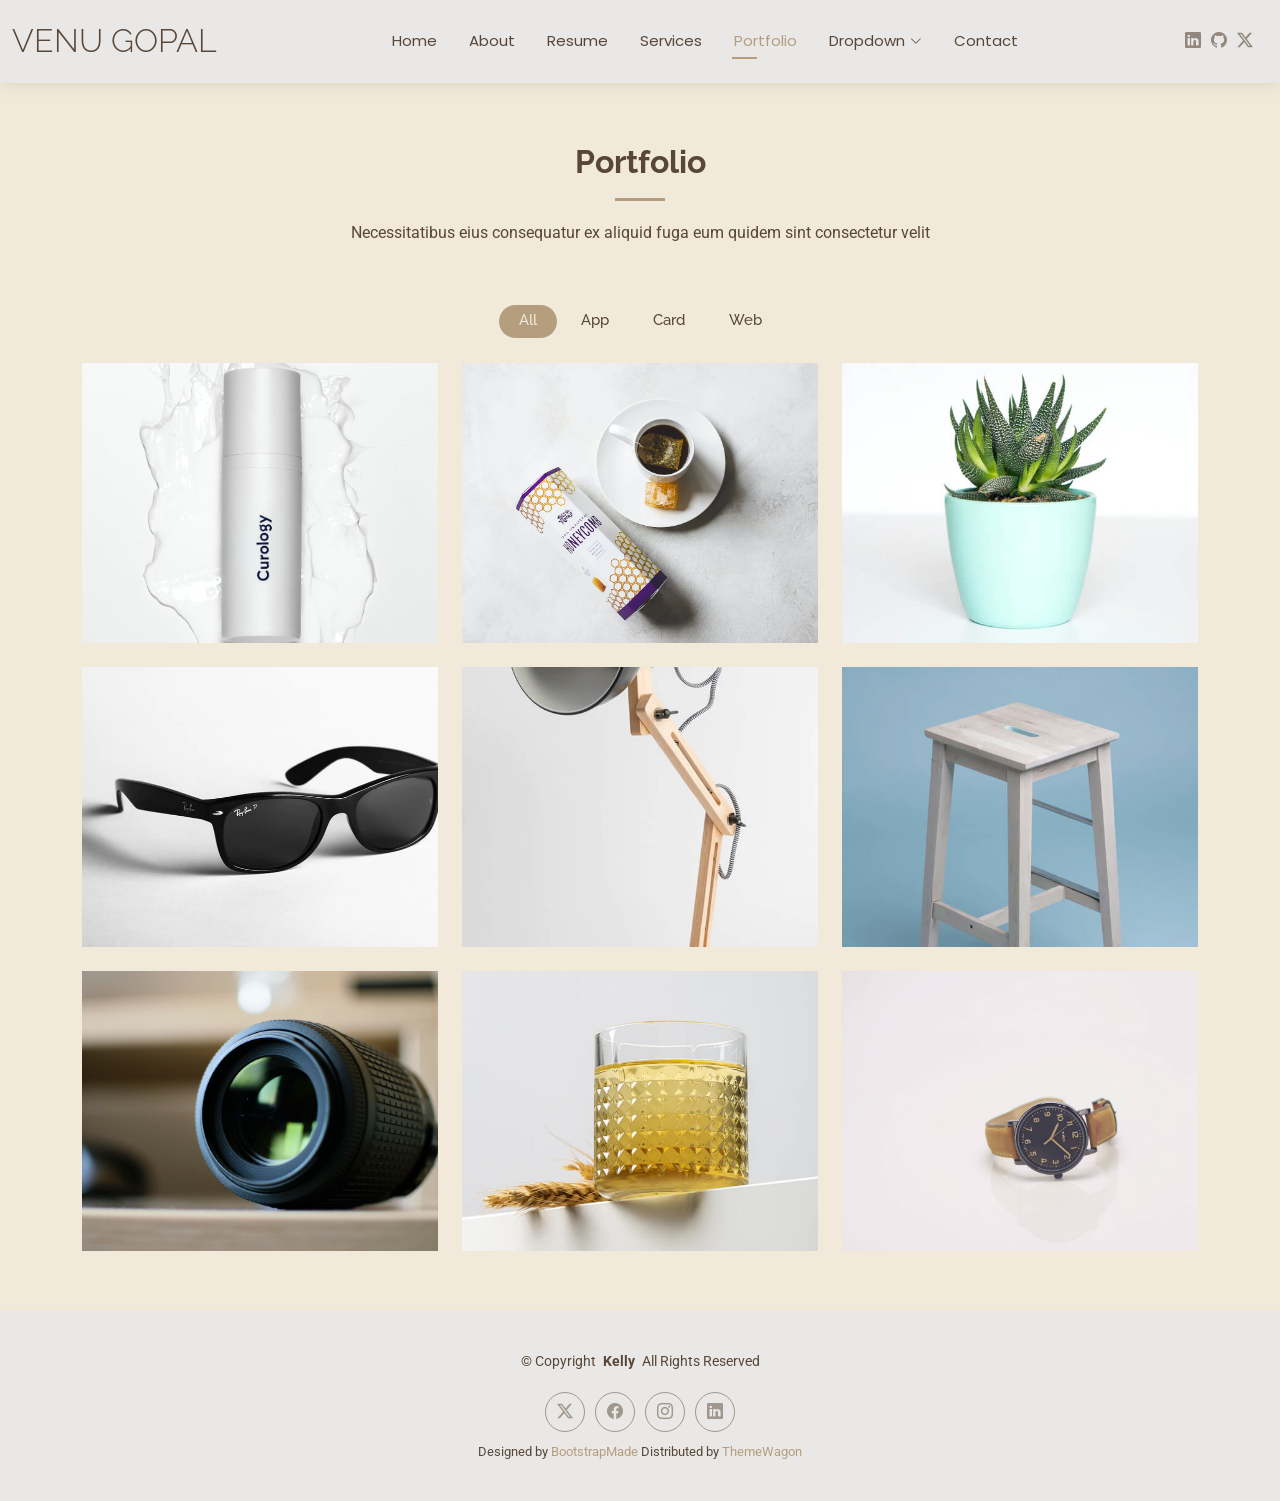
<file: portfolio.html>
<!DOCTYPE html>
<html lang="en">

<head>
  <meta charset="utf-8">
  <meta content="width=device-width, initial-scale=1.0" name="viewport">
  <title>Portfolio - Kelly Bootstrap Template</title>
  <meta name="description" content="">
  <meta name="keywords" content="">

  <!-- Favicons -->
  <link href="assets/img/favicon.png" rel="icon">
  <link href="assets/img/apple-touch-icon.png" rel="apple-touch-icon">

  <!-- Fonts -->
  <link href="https://fonts.googleapis.com" rel="preconnect">
  <link href="https://fonts.gstatic.com" rel="preconnect" crossorigin>
  <link href="https://fonts.googleapis.com/css2?family=Roboto:ital,wght@0,100;0,300;0,400;0,500;0,700;0,900;1,100;1,300;1,400;1,500;1,700;1,900&family=Poppins:ital,wght@0,100;0,200;0,300;0,400;0,500;0,600;0,700;0,800;0,900;1,100;1,200;1,300;1,400;1,500;1,600;1,700;1,800;1,900&family=Raleway:ital,wght@0,100;0,200;0,300;0,400;0,500;0,600;0,700;0,800;0,900;1,100;1,200;1,300;1,400;1,500;1,600;1,700;1,800;1,900&display=swap" rel="stylesheet">

  <!-- Vendor CSS Files -->
  <link href="assets/vendor/bootstrap/css/bootstrap.min.css" rel="stylesheet">
  <link href="assets/vendor/bootstrap-icons/bootstrap-icons.css" rel="stylesheet">
  <link href="assets/vendor/aos/aos.css" rel="stylesheet">
  <link href="assets/vendor/swiper/swiper-bundle.min.css" rel="stylesheet">
  <link href="assets/vendor/glightbox/css/glightbox.min.css" rel="stylesheet">

  <!-- Main CSS File -->
  <link href="assets/css/main.css" rel="stylesheet">

  <!-- =======================================================
  * Template Name: Kelly
  * Template URL: https://bootstrapmade.com/kelly-free-bootstrap-cv-resume-html-template/
  * Updated: Aug 07 2024 with Bootstrap v5.3.3
  * Author: BootstrapMade.com
  * License: https://bootstrapmade.com/license/
  ======================================================== -->
</head>

<body class="portfolio-page">

  <header id="header" class="header d-flex align-items-center light-background sticky-top">
    <div class="container-fluid position-relative d-flex align-items-center justify-content-between">

      <a href="index.html" class="logo d-flex align-items-center me-auto me-xl-0">
        <!-- Uncomment the line below if you also wish to use an image logo -->
        <!-- <img src="assets/img/logo.png" alt=""> -->
        <h1 class="sitename">Venu Gopal</h1>
      </a>

      <nav id="navmenu" class="navmenu">
        <ul>
          <li><a href="index.html">Home</a></li>
          <li><a href="about.html">About</a></li>
          <li><a href="resume.html">Resume</a></li>
          <li><a href="services.html">Services</a></li>
          <li><a href="portfolio.html" class="active">Portfolio</a></li>
          <li class="dropdown"><a href="#"><span>Dropdown</span> <i class="bi bi-chevron-down toggle-dropdown"></i></a>
            <ul>
              <li><a href="#">Dropdown 1</a></li>
              <li class="dropdown"><a href="#"><span>Deep Dropdown</span> <i class="bi bi-chevron-down toggle-dropdown"></i></a>
                <ul>
                  <li><a href="#">Deep Dropdown 1</a></li>
                  <li><a href="#">Deep Dropdown 2</a></li>
                  <li><a href="#">Deep Dropdown 3</a></li>
                  <li><a href="#">Deep Dropdown 4</a></li>
                  <li><a href="#">Deep Dropdown 5</a></li>
                </ul>
              </li>
              <li><a href="#">Dropdown 2</a></li>
              <li><a href="#">Dropdown 3</a></li>
              <li><a href="#">Dropdown 4</a></li>
            </ul>
          </li>
          <li><a href="contact.html">Contact</a></li>
        </ul>
        <i class="mobile-nav-toggle d-xl-none bi bi-list"></i>
      </nav>

      <div class="header-social-links">
        <a href="https://www.linkedin.com/in/venu-gopal-bobbadi" class="linkedin"><i class="bi bi-linkedin"></i></a>
        <a href="https://github.com/21EG106B07" class="github"><i class="bi bi-github"></i></a>
        <a href="https://leetcode.com/7venuGopal" class="twitter"><i class="bi bi-twitter-x"></i></a>
      </div>

    </div>
  </header>

  <main class="main">

    <!-- Portfolio Section -->
    <section id="portfolio" class="portfolio section">

      <!-- Section Title -->
      <div class="container section-title" data-aos="fade-up">
        <h2>Portfolio</h2>
        <p>Necessitatibus eius consequatur ex aliquid fuga eum quidem sint consectetur velit</p>
      </div><!-- End Section Title -->

      <div class="container">

        <div class="isotope-layout" data-default-filter="*" data-layout="masonry" data-sort="original-order">

          <ul class="portfolio-filters isotope-filters" data-aos="fade-up" data-aos-delay="100">
            <li data-filter="*" class="filter-active">All</li>
            <li data-filter=".filter-app">App</li>
            <li data-filter=".filter-product">Card</li>
            <li data-filter=".filter-branding">Web</li>
          </ul><!-- End Portfolio Filters -->

          <div class="row gy-4 isotope-container" data-aos="fade-up" data-aos-delay="200">

            <div class="col-lg-4 col-md-6 portfolio-item isotope-item filter-app">
              <img src="assets/img/masonry-portfolio/masonry-portfolio-1.jpg" class="img-fluid" alt="">
              <div class="portfolio-info">
                <h4>App 1</h4>
                <p>Lorem ipsum, dolor sit</p>
                <a href="assets/img/masonry-portfolio/masonry-portfolio-1.jpg" title="App 1" data-gallery="portfolio-gallery-app" class="glightbox preview-link"><i class="bi bi-zoom-in"></i></a>
                <a href="portfolio-details.html" title="More Details" class="details-link"><i class="bi bi-link-45deg"></i></a>
              </div>
            </div><!-- End Portfolio Item -->

            <div class="col-lg-4 col-md-6 portfolio-item isotope-item filter-product">
              <img src="assets/img/masonry-portfolio/masonry-portfolio-2.jpg" class="img-fluid" alt="">
              <div class="portfolio-info">
                <h4>Product 1</h4>
                <p>Lorem ipsum, dolor sit</p>
                <a href="assets/img/masonry-portfolio/masonry-portfolio-2.jpg" title="Product 1" data-gallery="portfolio-gallery-product" class="glightbox preview-link"><i class="bi bi-zoom-in"></i></a>
                <a href="portfolio-details.html" title="More Details" class="details-link"><i class="bi bi-link-45deg"></i></a>
              </div>
            </div><!-- End Portfolio Item -->

            <div class="col-lg-4 col-md-6 portfolio-item isotope-item filter-branding">
              <img src="assets/img/masonry-portfolio/masonry-portfolio-3.jpg" class="img-fluid" alt="">
              <div class="portfolio-info">
                <h4>Branding 1</h4>
                <p>Lorem ipsum, dolor sit</p>
                <a href="assets/img/masonry-portfolio/masonry-portfolio-3.jpg" title="Branding 1" data-gallery="portfolio-gallery-branding" class="glightbox preview-link"><i class="bi bi-zoom-in"></i></a>
                <a href="portfolio-details.html" title="More Details" class="details-link"><i class="bi bi-link-45deg"></i></a>
              </div>
            </div><!-- End Portfolio Item -->

            <div class="col-lg-4 col-md-6 portfolio-item isotope-item filter-app">
              <img src="assets/img/masonry-portfolio/masonry-portfolio-4.jpg" class="img-fluid" alt="">
              <div class="portfolio-info">
                <h4>App 2</h4>
                <p>Lorem ipsum, dolor sit</p>
                <a href="assets/img/masonry-portfolio/masonry-portfolio-4.jpg" title="App 2" data-gallery="portfolio-gallery-app" class="glightbox preview-link"><i class="bi bi-zoom-in"></i></a>
                <a href="portfolio-details.html" title="More Details" class="details-link"><i class="bi bi-link-45deg"></i></a>
              </div>
            </div><!-- End Portfolio Item -->

            <div class="col-lg-4 col-md-6 portfolio-item isotope-item filter-product">
              <img src="assets/img/masonry-portfolio/masonry-portfolio-5.jpg" class="img-fluid" alt="">
              <div class="portfolio-info">
                <h4>Product 2</h4>
                <p>Lorem ipsum, dolor sit</p>
                <a href="assets/img/masonry-portfolio/masonry-portfolio-5.jpg" title="Product 2" data-gallery="portfolio-gallery-product" class="glightbox preview-link"><i class="bi bi-zoom-in"></i></a>
                <a href="portfolio-details.html" title="More Details" class="details-link"><i class="bi bi-link-45deg"></i></a>
              </div>
            </div><!-- End Portfolio Item -->

            <div class="col-lg-4 col-md-6 portfolio-item isotope-item filter-branding">
              <img src="assets/img/masonry-portfolio/masonry-portfolio-6.jpg" class="img-fluid" alt="">
              <div class="portfolio-info">
                <h4>Branding 2</h4>
                <p>Lorem ipsum, dolor sit</p>
                <a href="assets/img/masonry-portfolio/masonry-portfolio-6.jpg" title="Branding 2" data-gallery="portfolio-gallery-branding" class="glightbox preview-link"><i class="bi bi-zoom-in"></i></a>
                <a href="portfolio-details.html" title="More Details" class="details-link"><i class="bi bi-link-45deg"></i></a>
              </div>
            </div><!-- End Portfolio Item -->

            <div class="col-lg-4 col-md-6 portfolio-item isotope-item filter-app">
              <img src="assets/img/masonry-portfolio/masonry-portfolio-7.jpg" class="img-fluid" alt="">
              <div class="portfolio-info">
                <h4>App 3</h4>
                <p>Lorem ipsum, dolor sit</p>
                <a href="assets/img/masonry-portfolio/masonry-portfolio-7.jpg" title="App 3" data-gallery="portfolio-gallery-app" class="glightbox preview-link"><i class="bi bi-zoom-in"></i></a>
                <a href="portfolio-details.html" title="More Details" class="details-link"><i class="bi bi-link-45deg"></i></a>
              </div>
            </div><!-- End Portfolio Item -->

            <div class="col-lg-4 col-md-6 portfolio-item isotope-item filter-product">
              <img src="assets/img/masonry-portfolio/masonry-portfolio-8.jpg" class="img-fluid" alt="">
              <div class="portfolio-info">
                <h4>Product 3</h4>
                <p>Lorem ipsum, dolor sit</p>
                <a href="assets/img/masonry-portfolio/masonry-portfolio-8.jpg" title="Product 3" data-gallery="portfolio-gallery-product" class="glightbox preview-link"><i class="bi bi-zoom-in"></i></a>
                <a href="portfolio-details.html" title="More Details" class="details-link"><i class="bi bi-link-45deg"></i></a>
              </div>
            </div><!-- End Portfolio Item -->

            <div class="col-lg-4 col-md-6 portfolio-item isotope-item filter-branding">
              <img src="assets/img/masonry-portfolio/masonry-portfolio-9.jpg" class="img-fluid" alt="">
              <div class="portfolio-info">
                <h4>Branding 3</h4>
                <p>Lorem ipsum, dolor sit</p>
                <a href="assets/img/masonry-portfolio/masonry-portfolio-9.jpg" title="Branding 2" data-gallery="portfolio-gallery-branding" class="glightbox preview-link"><i class="bi bi-zoom-in"></i></a>
                <a href="portfolio-details.html" title="More Details" class="details-link"><i class="bi bi-link-45deg"></i></a>
              </div>
            </div><!-- End Portfolio Item -->

          </div><!-- End Portfolio Container -->

        </div>

      </div>

    </section><!-- /Portfolio Section -->

  </main>

  <footer id="footer" class="footer light-background">

    <div class="container">
      <div class="copyright text-center ">
        <p>© <span>Copyright</span> <strong class="px-1 sitename">Kelly</strong> <span>All Rights Reserved<br></span></p>
      </div>
      <div class="social-links d-flex justify-content-center">
        <a href=""><i class="bi bi-twitter-x"></i></a>
        <a href=""><i class="bi bi-facebook"></i></a>
        <a href=""><i class="bi bi-instagram"></i></a>
        <a href=""><i class="bi bi-linkedin"></i></a>
      </div>
      <div class="credits">
        <!-- All the links in the footer should remain intact. -->
        <!-- You can delete the links only if you've purchased the pro version. -->
        <!-- Licensing information: https://bootstrapmade.com/license/ -->
        <!-- Purchase the pro version with working PHP/AJAX contact form: [buy-url] -->
        Designed by <a href="https://bootstrapmade.com/">BootstrapMade</a> Distributed by <a href="https://themewagon.com">ThemeWagon
      </div>
    </div>

  </footer>

  <!-- Scroll Top -->
  <a href="#" id="scroll-top" class="scroll-top d-flex align-items-center justify-content-center"><i class="bi bi-arrow-up-short"></i></a>

  <!-- Preloader -->
  <div id="preloader"></div>

  <!-- Vendor JS Files -->
  <script src="assets/vendor/bootstrap/js/bootstrap.bundle.min.js"></script>
  <script src="assets/vendor/php-email-form/validate.js"></script>
  <script src="assets/vendor/aos/aos.js"></script>
  <script src="assets/vendor/waypoints/noframework.waypoints.js"></script>
  <script src="assets/vendor/purecounter/purecounter_vanilla.js"></script>
  <script src="assets/vendor/swiper/swiper-bundle.min.js"></script>
  <script src="assets/vendor/glightbox/js/glightbox.min.js"></script>
  <script src="assets/vendor/imagesloaded/imagesloaded.pkgd.min.js"></script>
  <script src="assets/vendor/isotope-layout/isotope.pkgd.min.js"></script>

  <!-- Main JS File -->
  <script src="assets/js/main.js"></script>

</body>

</html>
</file>
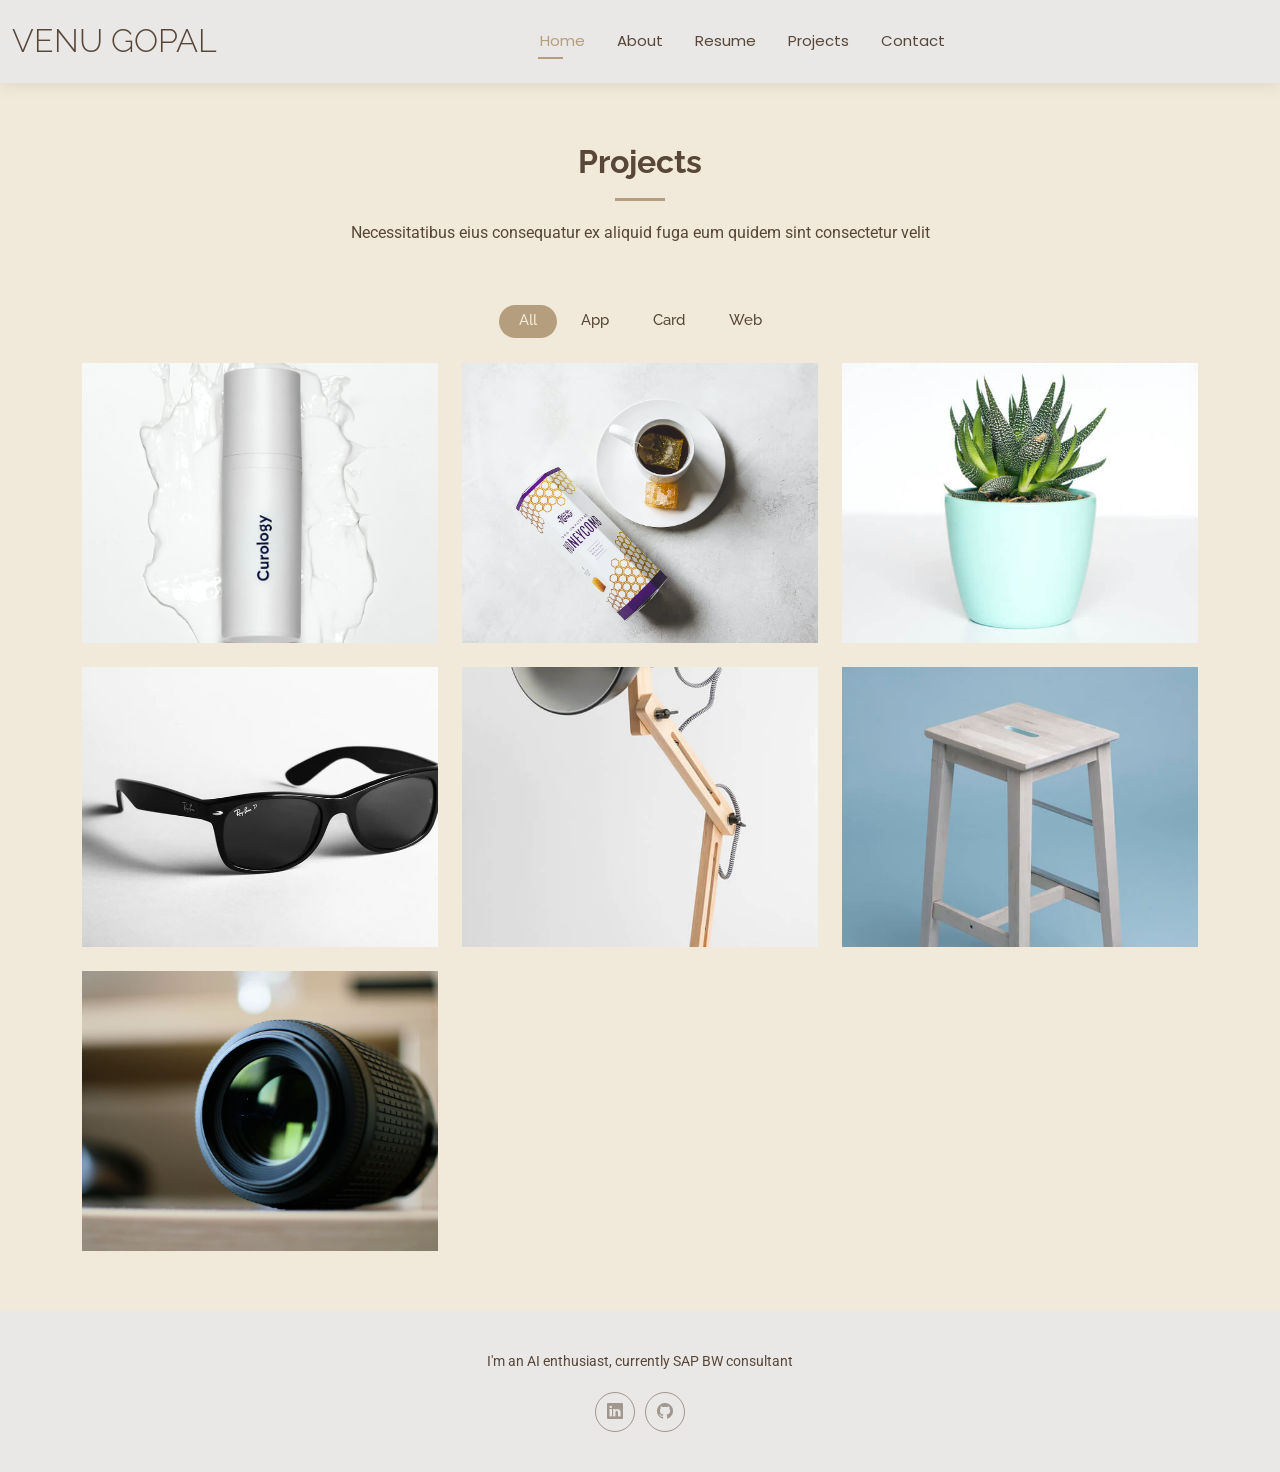
<file: projects.html>
<!DOCTYPE html>
<html lang="en">

<head>
  <meta charset="utf-8">
  <meta content="width=device-width, initial-scale=1.0" name="viewport">
  <title>Portfolio - Kelly Bootstrap Template</title>
  <meta name="description" content="">
  <meta name="keywords" content="">

  <!-- Favicons -->
  <link href="assets/img/favicon.png" rel="icon">
  <link href="assets/img/apple-touch-icon.png" rel="apple-touch-icon">

  <!-- Fonts -->
  <link href="https://fonts.googleapis.com" rel="preconnect">
  <link href="https://fonts.gstatic.com" rel="preconnect" crossorigin>
  <link href="https://fonts.googleapis.com/css2?family=Roboto:ital,wght@0,100;0,300;0,400;0,500;0,700;0,900;1,100;1,300;1,400;1,500;1,700;1,900&family=Poppins:ital,wght@0,100;0,200;0,300;0,400;0,500;0,600;0,700;0,800;0,900;1,100;1,200;1,300;1,400;1,500;1,600;1,700;1,800;1,900&family=Raleway:ital,wght@0,100;0,200;0,300;0,400;0,500;0,600;0,700;0,800;0,900;1,100;1,200;1,300;1,400;1,500;1,600;1,700;1,800;1,900&display=swap" rel="stylesheet">

  <!-- Vendor CSS Files -->
  <link href="assets/vendor/bootstrap/css/bootstrap.min.css" rel="stylesheet">
  <link href="assets/vendor/bootstrap-icons/bootstrap-icons.css" rel="stylesheet">
  <link href="assets/vendor/aos/aos.css" rel="stylesheet">
  <link href="assets/vendor/swiper/swiper-bundle.min.css" rel="stylesheet">
  <link href="assets/vendor/glightbox/css/glightbox.min.css" rel="stylesheet">

  <!-- Main CSS File -->
  <link href="assets/css/main.css" rel="stylesheet">

  <!-- Component Loader Script -->
  <script src="assets/js/load-components.js"></script>

  <!-- =======================================================
  * Template Name: Kelly
  * Template URL: https://bootstrapmade.com/kelly-free-bootstrap-cv-resume-html-template/
  * Updated: Aug 07 2024 with Bootstrap v5.3.3
  * Author: BootstrapMade.com
  * License: https://bootstrapmade.com/license/
  ======================================================== -->
</head>

<body class="portfolio-page">

  <header id="header" class="header d-flex align-items-center light-background sticky-top">
    <div class="container-fluid position-relative d-flex align-items-center justify-content-between">

      <a href="index.html" class="logo d-flex align-items-center me-auto me-xl-0">
        <!-- Uncomment the line below if you also wish to use an image logo -->
        <!-- <img src="assets/img/logo.png" alt=""> -->
        <h1 class="sitename">Venu Gopal</h1>
      </a>

      <nav id="navmenu" class="navmenu">
        <ul>
          <li><a href="index.html">Home</a></li>
          <li><a href="about.html">About</a></li>
          <li><a href="resume.html">Resume</a></li>
          <li><a href="services.html">Services</a></li>
          <li><a href="projects.html" class="active">Projects</a></li>
          <li><a href="contact.html">Contact</a></li>
        </ul>
        <i class="mobile-nav-toggle d-xl-none bi bi-list"></i>
      </nav>

      <div class="header-social-links">
        <a href="https://www.linkedin.com/in/venu-gopal-bobbadi" class="linkedin"><i class="bi bi-linkedin"></i></a>
        <a href="https://github.com/21EG106B07" class="github"><i class="bi bi-github"></i></a>
        <a href="https://leetcode.com/7venuGopal" class="twitter"><i class="bi bi-twitter-x"></i></a>
      </div>

    </div>
  </header>

  <main class="main">

    <!-- Portfolio Section -->
    <section id="portfolio" class="portfolio section">

      <!-- Section Title -->
      <div class="container section-title" data-aos="fade-up">
        <h2>Projects</h2>
        <p>Necessitatibus eius consequatur ex aliquid fuga eum quidem sint consectetur velit</p>
      </div><!-- End Section Title -->

      <div class="container">

        <div class="isotope-layout" data-default-filter="*" data-layout="masonry" data-sort="original-order">

          <ul class="portfolio-filters isotope-filters" data-aos="fade-up" data-aos-delay="100">
            <li data-filter="*" class="filter-active">All</li>
            <li data-filter=".filter-app">App</li>
            <li data-filter=".filter-product">Card</li>
            <li data-filter=".filter-branding">Web</li>
          </ul><!-- End Portfolio Filters -->

          <div class="row gy-4 isotope-container" data-aos="fade-up" data-aos-delay="200">

            <div class="col-lg-4 col-md-6 portfolio-item isotope-item filter-app">
              <img src="assets/img/masonry-portfolio/masonry-portfolio-1.jpg" class="img-fluid" alt="">
              <div class="portfolio-info">
                <h4>Kidney-Diagnosis-and-Support</h4>
                <p>github.com/bobbadi-venu-gopal</p>
                <a href="assets/img/masonry-portfolio/masonry-portfolio-1.jpg" title="Kidney Diagnosis" data-gallery="portfolio-gallery-app" class="glightbox preview-link"><i class="bi bi-zoom-in"></i></a>
                <a href="portfolio-details.html" title="More Details" class="details-link"><i class="bi bi-link-45deg"></i></a>
              </div>
            </div><!-- End Portfolio Item -->

            <div class="col-lg-4 col-md-6 portfolio-item isotope-item filter-product">
              <img src="assets/img/masonry-portfolio/masonry-portfolio-2.jpg" class="img-fluid" alt="">
              <div class="portfolio-info">
                <h4>Fitness_Dev-love-per</h4>
                <p>github.com/bobbadi-venu-gopal</p>
                <a href="assets/img/masonry-portfolio/masonry-portfolio-2.jpg" title="Fitness App" data-gallery="portfolio-gallery-product" class="glightbox preview-link"><i class="bi bi-zoom-in"></i></a>
                <a href="portfolio-details.html" title="More Details" class="details-link"><i class="bi bi-link-45deg"></i></a>
              </div>
            </div><!-- End Portfolio Item -->

            <div class="col-lg-4 col-md-6 portfolio-item isotope-item filter-branding">
              <img src="assets/img/masonry-portfolio/masonry-portfolio-3.jpg" class="img-fluid" alt="">
              <div class="portfolio-info">
                <h4>Image-Classification-using-ML</h4>
                <p>github.com/bobbadi-venu-gopal</p>
                <a href="assets/img/masonry-portfolio/masonry-portfolio-3.jpg" title="Image Classification" data-gallery="portfolio-gallery-branding" class="glightbox preview-link"><i class="bi bi-zoom-in"></i></a>
                <a href="portfolio-details.html" title="More Details" class="details-link"><i class="bi bi-link-45deg"></i></a>
              </div>
            </div><!-- End Portfolio Item -->

            <div class="col-lg-4 col-md-6 portfolio-item isotope-item filter-app">
              <img src="assets/img/masonry-portfolio/masonry-portfolio-4.jpg" class="img-fluid" alt="">
              <div class="portfolio-info">
                <h4>SAP-BW-AI</h4>
                <p>github.com/bobbadi-venu-gopal</p>
                <a href="assets/img/masonry-portfolio/masonry-portfolio-4.jpg" title="SAP BW AI" data-gallery="portfolio-gallery-app" class="glightbox preview-link"><i class="bi bi-zoom-in"></i></a>
                <a href="portfolio-details.html" title="More Details" class="details-link"><i class="bi bi-link-45deg"></i></a>
              </div>
            </div><!-- End Portfolio Item -->

            <div class="col-lg-4 col-md-6 portfolio-item isotope-item filter-product">
              <img src="assets/img/masonry-portfolio/masonry-portfolio-5.jpg" class="img-fluid" alt="">
              <div class="portfolio-info">
                <h4>LLM-Projects</h4>
                <p>github.com/bobbadi-venu-gopal</p>
                <a href="assets/img/masonry-portfolio/masonry-portfolio-5.jpg" title="LLM Projects" data-gallery="portfolio-gallery-product" class="glightbox preview-link"><i class="bi bi-zoom-in"></i></a>
                <a href="portfolio-details.html" title="More Details" class="details-link"><i class="bi bi-link-45deg"></i></a>
              </div>
            </div><!-- End Portfolio Item -->

            <div class="col-lg-4 col-md-6 portfolio-item isotope-item filter-branding">
              <img src="assets/img/masonry-portfolio/masonry-portfolio-6.jpg" class="img-fluid" alt="">
              <div class="portfolio-info">
                <h4>Marvel-MultiModal-RAG</h4>
                <p>github.com/bobbadi-venu-gopal</p>
                <a href="assets/img/masonry-portfolio/masonry-portfolio-6.jpg" title="Marvel RAG" data-gallery="portfolio-gallery-branding" class="glightbox preview-link"><i class="bi bi-zoom-in"></i></a>
                <a href="portfolio-details.html" title="More Details" class="details-link"><i class="bi bi-link-45deg"></i></a>
              </div>
            </div><!-- End Portfolio Item -->

            <div class="col-lg-4 col-md-6 portfolio-item isotope-item filter-app">
              <img src="assets/img/masonry-portfolio/masonry-portfolio-7.jpg" class="img-fluid" alt="">
              <div class="portfolio-info">
                <h4>BackGround-Remover</h4>
                <p>github.com/bobbadi-venu-gopal</p>
                <a href="assets/img/masonry-portfolio/masonry-portfolio-7.jpg" title="Background Remover" data-gallery="portfolio-gallery-app" class="glightbox preview-link"><i class="bi bi-zoom-in"></i></a>
                <a href="portfolio-details.html" title="More Details" class="details-link"><i class="bi bi-link-45deg"></i></a>
              </div>
            </div><!-- End Portfolio Item -->

          </div><!-- End Portfolio Container -->

        </div>

      </div>

    </section><!-- /Portfolio Section -->

  </main>

  <footer id="footer" class="footer light-background">

    <div class="container">
      <div class="copyright text-center ">
        <p>© <span>Copyright</span> <strong class="px-1 sitename">Kelly</strong> <span>All Rights Reserved<br></span></p>
      </div>
      <div class="social-links d-flex justify-content-center">
        <a href=""><i class="bi bi-twitter-x"></i></a>
        <a href=""><i class="bi bi-facebook"></i></a>
        <a href=""><i class="bi bi-instagram"></i></a>
        <a href=""><i class="bi bi-linkedin"></i></a>
      </div>
      <div class="credits">
        <!-- All the links in the footer should remain intact. -->
        <!-- You can delete the links only if you've purchased the pro version. -->
        <!-- Licensing information: https://bootstrapmade.com/license/ -->
        <!-- Purchase the pro version with working PHP/AJAX contact form: [buy-url] -->
        Designed by <a href="https://bootstrapmade.com/">BootstrapMade</a> Distributed by <a href="https://themewagon.com">ThemeWagon
      </div>
    </div>

  </footer>

  <!-- Scroll Top -->
  <a href="#" id="scroll-top" class="scroll-top d-flex align-items-center justify-content-center"><i class="bi bi-arrow-up-short"></i></a>

  <!-- Preloader -->
  <div id="preloader"></div>

  <!-- Vendor JS Files -->
  <script src="assets/vendor/bootstrap/js/bootstrap.bundle.min.js"></script>
  <script src="assets/vendor/php-email-form/validate.js"></script>
  <script src="assets/vendor/aos/aos.js"></script>
  <script src="assets/vendor/waypoints/noframework.waypoints.js"></script>
  <script src="assets/vendor/purecounter/purecounter_vanilla.js"></script>
  <script src="assets/vendor/swiper/swiper-bundle.min.js"></script>
  <script src="assets/vendor/glightbox/js/glightbox.min.js"></script>
  <script src="assets/vendor/imagesloaded/imagesloaded.pkgd.min.js"></script>
  <script src="assets/vendor/isotope-layout/isotope.pkgd.min.js"></script>

  <!-- Main JS File -->
  <script src="assets/js/main.js"></script>

</body>

</html>
</file>
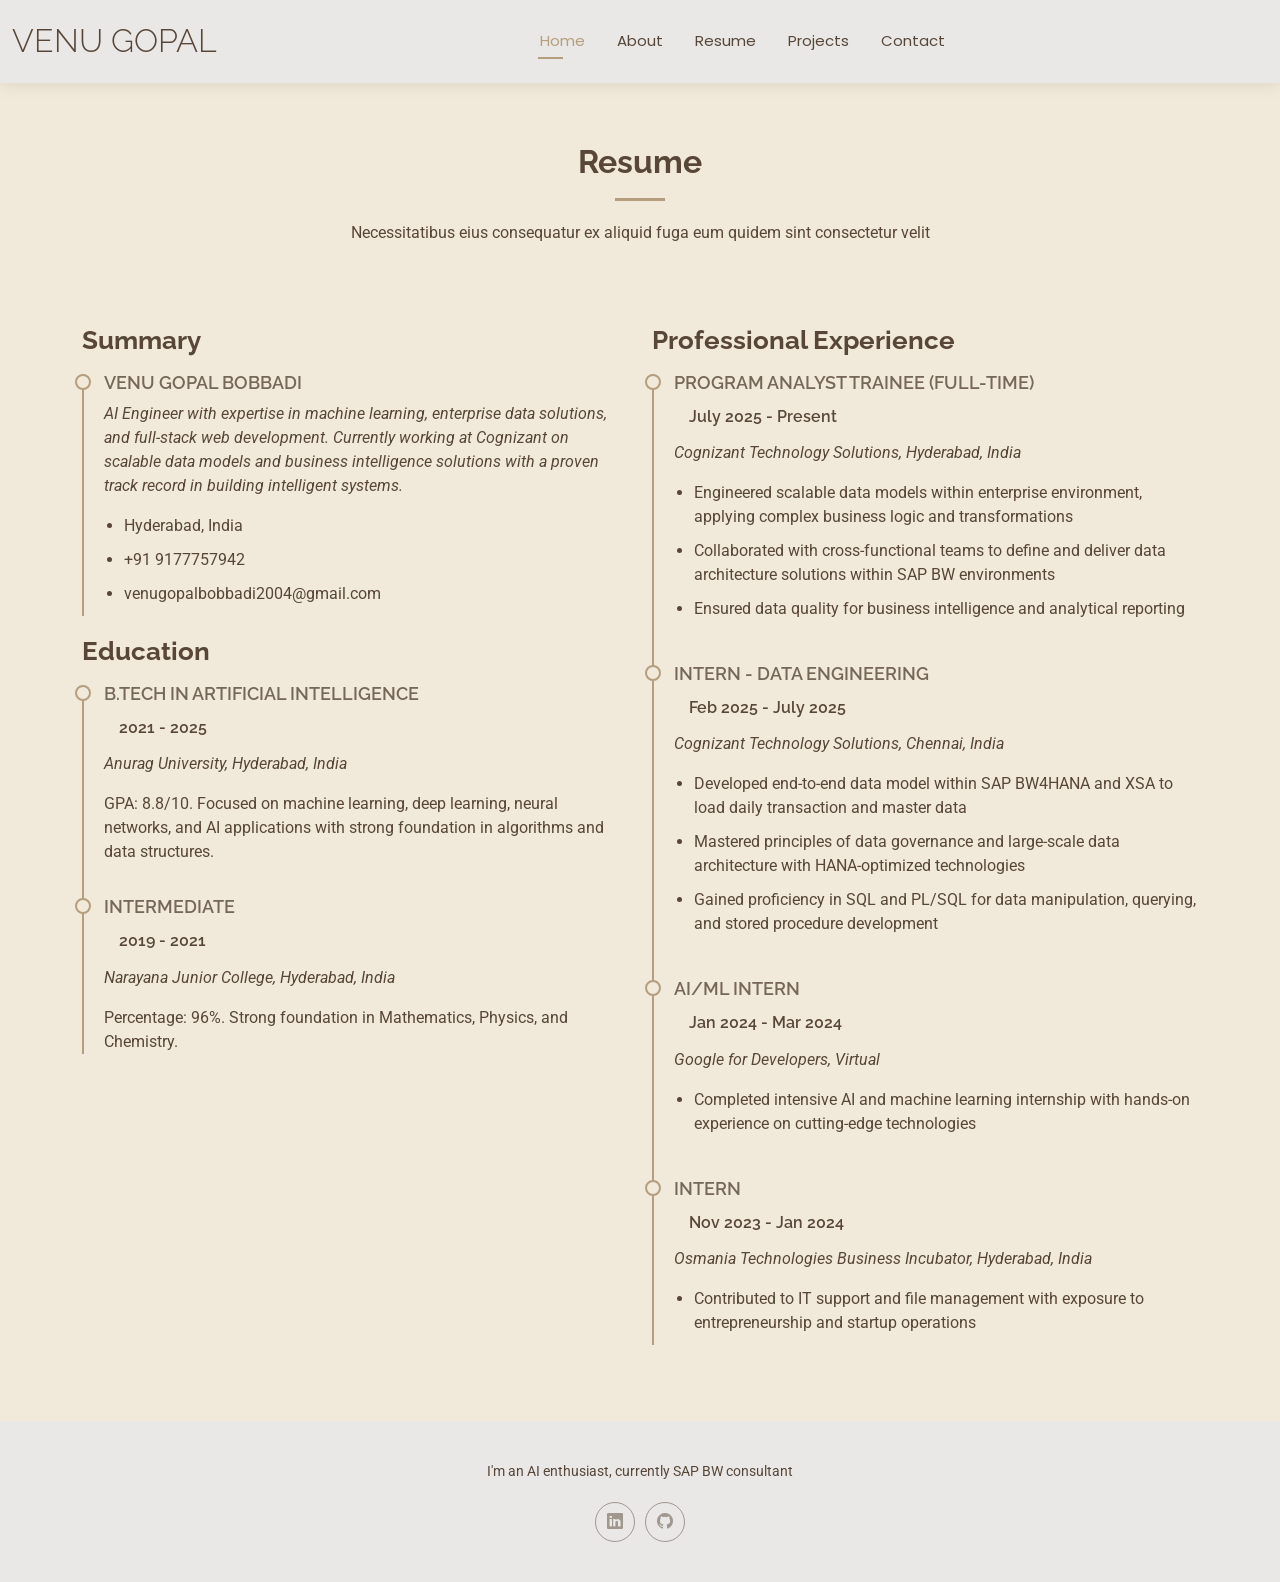
<file: resume.html>
<!DOCTYPE html>
<html lang="en">

<head>
  <meta charset="utf-8">
  <meta content="width=device-width, initial-scale=1.0" name="viewport">
  <title>Resume - Kelly Bootstrap Template</title>
  <meta name="description" content="">
  <meta name="keywords" content="">

  <!-- Favicons -->
  <link href="assets/img/favicon.png" rel="icon">
  <link href="assets/img/apple-touch-icon.png" rel="apple-touch-icon">

  <!-- Fonts -->
  <link href="https://fonts.googleapis.com" rel="preconnect">
  <link href="https://fonts.gstatic.com" rel="preconnect" crossorigin>
  <link href="https://fonts.googleapis.com/css2?family=Roboto:ital,wght@0,100;0,300;0,400;0,500;0,700;0,900;1,100;1,300;1,400;1,500;1,700;1,900&family=Poppins:ital,wght@0,100;0,200;0,300;0,400;0,500;0,600;0,700;0,800;0,900;1,100;1,200;1,300;1,400;1,500;1,600;1,700;1,800;1,900&family=Raleway:ital,wght@0,100;0,200;0,300;0,400;0,500;0,600;0,700;0,800;0,900;1,100;1,200;1,300;1,400;1,500;1,600;1,700;1,800;1,900&display=swap" rel="stylesheet">

  <!-- Vendor CSS Files -->
  <link href="assets/vendor/bootstrap/css/bootstrap.min.css" rel="stylesheet">
  <link href="assets/vendor/bootstrap-icons/bootstrap-icons.css" rel="stylesheet">
  <link href="assets/vendor/aos/aos.css" rel="stylesheet">
  <link href="assets/vendor/swiper/swiper-bundle.min.css" rel="stylesheet">
  <link href="assets/vendor/glightbox/css/glightbox.min.css" rel="stylesheet">

  <!-- Main CSS File -->
  <link href="assets/css/main.css" rel="stylesheet">

  <!-- Component Loader Script -->
  <script src="assets/js/load-components.js"></script>

  <!-- =======================================================
  * Template Name: Kelly
  * Template URL: https://bootstrapmade.com/kelly-free-bootstrap-cv-resume-html-template/
  * Updated: Aug 07 2024 with Bootstrap v5.3.3
  * Author: BootstrapMade.com
  * License: https://bootstrapmade.com/license/
  ======================================================== -->
</head>

<body class="resume-page">

  <header id="header" class="header d-flex align-items-center light-background sticky-top">
    <div class="container-fluid position-relative d-flex align-items-center justify-content-between">

      <a href="index.html" class="logo d-flex align-items-center me-auto me-xl-0">
        <!-- Uncomment the line below if you also wish to use an image logo -->
        <!-- <img src="assets/img/logo.png" alt=""> -->
        <h1 class="sitename">Venu Gopal</h1>
      </a>

      <nav id="navmenu" class="navmenu">
        <ul>
          <li><a href="index.html">Home</a></li>
          <li><a href="about.html">About</a></li>
          <li><a href="resume.html" class="active">Resume</a></li>
          <li><a href="services.html">Services</a></li>
          <li><a href="projects.html">Portfolio</a></li>
          <li class="dropdown"><a href="#"><span>Dropdown</span> <i class="bi bi-chevron-down toggle-dropdown"></i></a>
            <ul>
              <li><a href="#">Dropdown 1</a></li>
              <li class="dropdown"><a href="#"><span>Deep Dropdown</span> <i class="bi bi-chevron-down toggle-dropdown"></i></a>
                <ul>
                  <li><a href="#">Deep Dropdown 1</a></li>
                  <li><a href="#">Deep Dropdown 2</a></li>
                  <li><a href="#">Deep Dropdown 3</a></li>
                  <li><a href="#">Deep Dropdown 4</a></li>
                  <li><a href="#">Deep Dropdown 5</a></li>
                </ul>
              </li>
              <li><a href="#">Dropdown 2</a></li>
              <li><a href="#">Dropdown 3</a></li>
              <li><a href="#">Dropdown 4</a></li>
            </ul>
          </li>
          <li><a href="contact.html">Contact</a></li>
        </ul>
        <i class="mobile-nav-toggle d-xl-none bi bi-list"></i>
      </nav>

      <div class="header-social-links">
        <a href="https://www.linkedin.com/in/venu-gopal-bobbadi" class="linkedin"><i class="bi bi-linkedin"></i></a>
        <a href="https://github.com/21EG106B07" class="github"><i class="bi bi-github"></i></a>
        <a href="https://leetcode.com/7venuGopal" class="twitter"><i class="bi bi-twitter-x"></i></a>
      </div>

    </div>
  </header>

  <main class="main">

    <!-- Resume Section -->
    <section id="resume" class="resume section">

      <!-- Section Title -->
      <div class="container section-title" data-aos="fade-up">
        <h2>Resume</h2>
        <p>Necessitatibus eius consequatur ex aliquid fuga eum quidem sint consectetur velit</p>
      </div><!-- End Section Title -->

      <div class="container">

        <div class="row">

          <div class="col-lg-6" data-aos="fade-up" data-aos-delay="100">
            <h3 class="resume-title">Summary</h3>

            <div class="resume-item pb-0">
              <h4>Venu Gopal Bobbadi</h4>
              <p><em>AI Engineer with expertise in machine learning, enterprise data solutions, and full-stack web development. Currently working at Cognizant on scalable data models and business intelligence solutions with a proven track record in building intelligent systems.</em></p>
              <ul>
                <li>Hyderabad, India</li>
                <li>+91 9177757942</li>
                <li>venugopalbobbadi2004@gmail.com</li>
              </ul>
            </div><!-- Edn Resume Item -->

            <h3 class="resume-title">Education</h3>
            <div class="resume-item">
              <h4>B.Tech in Artificial Intelligence</h4>
              <h5>2021 - 2025</h5>
              <p><em>Anurag University, Hyderabad, India</em></p>
              <p>GPA: 8.8/10. Focused on machine learning, deep learning, neural networks, and AI applications with strong foundation in algorithms and data structures.</p>
            </div><!-- Edn Resume Item -->

            <div class="resume-item">
              <h4>Intermediate</h4>
              <h5>2019 - 2021</h5>
              <p><em>Narayana Junior College, Hyderabad, India</em></p>
              <p>Percentage: 96%. Strong foundation in Mathematics, Physics, and Chemistry.</p>
            </div><!-- Edn Resume Item -->

          </div>

          <div class="col-lg-6" data-aos="fade-up" data-aos-delay="200">
            <h3 class="resume-title">Professional Experience</h3>
            <div class="resume-item">
              <h4>Program Analyst Trainee (Full-Time)</h4>
              <h5>July 2025 - Present</h5>
              <p><em>Cognizant Technology Solutions, Hyderabad, India </em></p>
              <ul>
                <li>Engineered scalable data models within enterprise environment, applying complex business logic and transformations</li>
                <li>Collaborated with cross-functional teams to define and deliver data architecture solutions within SAP BW environments</li>
                <li>Ensured data quality for business intelligence and analytical reporting</li>
              </ul>
            </div><!-- Edn Resume Item -->

            <div class="resume-item">
              <h4>Intern - Data Engineering</h4>
              <h5>Feb 2025 - July 2025</h5>
              <p><em>Cognizant Technology Solutions, Chennai, India</em></p>
              <ul>
                <li>Developed end-to-end data model within SAP BW4HANA and XSA to load daily transaction and master data</li>
                <li>Mastered principles of data governance and large-scale data architecture with HANA-optimized technologies</li>
                <li>Gained proficiency in SQL and PL/SQL for data manipulation, querying, and stored procedure development</li>
              </ul>
            </div><!-- Edn Resume Item -->

            <div class="resume-item">
              <h4>AI/ML Intern</h4>
              <h5>Jan 2024 - Mar 2024</h5>
              <p><em>Google for Developers, Virtual</em></p>
              <ul>
                <li>Completed intensive AI and machine learning internship with hands-on experience on cutting-edge technologies</li>
              </ul>
            </div><!-- Edn Resume Item -->

            <div class="resume-item">
              <h4>Intern</h4>
              <h5>Nov 2023 - Jan 2024</h5>
              <p><em>Osmania Technologies Business Incubator, Hyderabad, India</em></p>
              <ul>
                <li>Contributed to IT support and file management with exposure to entrepreneurship and startup operations</li>
              </ul>
            </div><!-- Edn Resume Item -->

          </div>

        </div>

      </div>

    </section><!-- /Resume Section -->

  </main>

  <footer id="footer" class="footer light-background">

    <div class="container">
      <div class="copyright text-center ">
        <p>© <span>Copyright</span> <strong class="px-1 sitename">Kelly</strong> <span>All Rights Reserved<br></span></p>
      </div>
      <div class="social-links d-flex justify-content-center">
        <a href=""><i class="bi bi-twitter-x"></i></a>
        <a href=""><i class="bi bi-facebook"></i></a>
        <a href=""><i class="bi bi-instagram"></i></a>
        <a href=""><i class="bi bi-linkedin"></i></a>
      </div>
      <div class="credits">
        <!-- All the links in the footer should remain intact. -->
        <!-- You can delete the links only if you've purchased the pro version. -->
        <!-- Licensing information: https://bootstrapmade.com/license/ -->
        <!-- Purchase the pro version with working PHP/AJAX contact form: [buy-url] -->
        Designed by <a href="https://bootstrapmade.com/">BootstrapMade</a> Distributed by <a href="https://themewagon.com">ThemeWagon
      </div>
    </div>

  </footer>

  <!-- Scroll Top -->
  <a href="#" id="scroll-top" class="scroll-top d-flex align-items-center justify-content-center"><i class="bi bi-arrow-up-short"></i></a>

  <!-- Preloader -->
  <div id="preloader"></div>

  <!-- Vendor JS Files -->
  <script src="assets/vendor/bootstrap/js/bootstrap.bundle.min.js"></script>
  <script src="assets/vendor/php-email-form/validate.js"></script>
  <script src="assets/vendor/aos/aos.js"></script>
  <script src="assets/vendor/waypoints/noframework.waypoints.js"></script>
  <script src="assets/vendor/purecounter/purecounter_vanilla.js"></script>
  <script src="assets/vendor/swiper/swiper-bundle.min.js"></script>
  <script src="assets/vendor/glightbox/js/glightbox.min.js"></script>
  <script src="assets/vendor/imagesloaded/imagesloaded.pkgd.min.js"></script>
  <script src="assets/vendor/isotope-layout/isotope.pkgd.min.js"></script>

  <!-- Main JS File -->
  <script src="assets/js/main.js"></script>

</body>

</html>
</file>
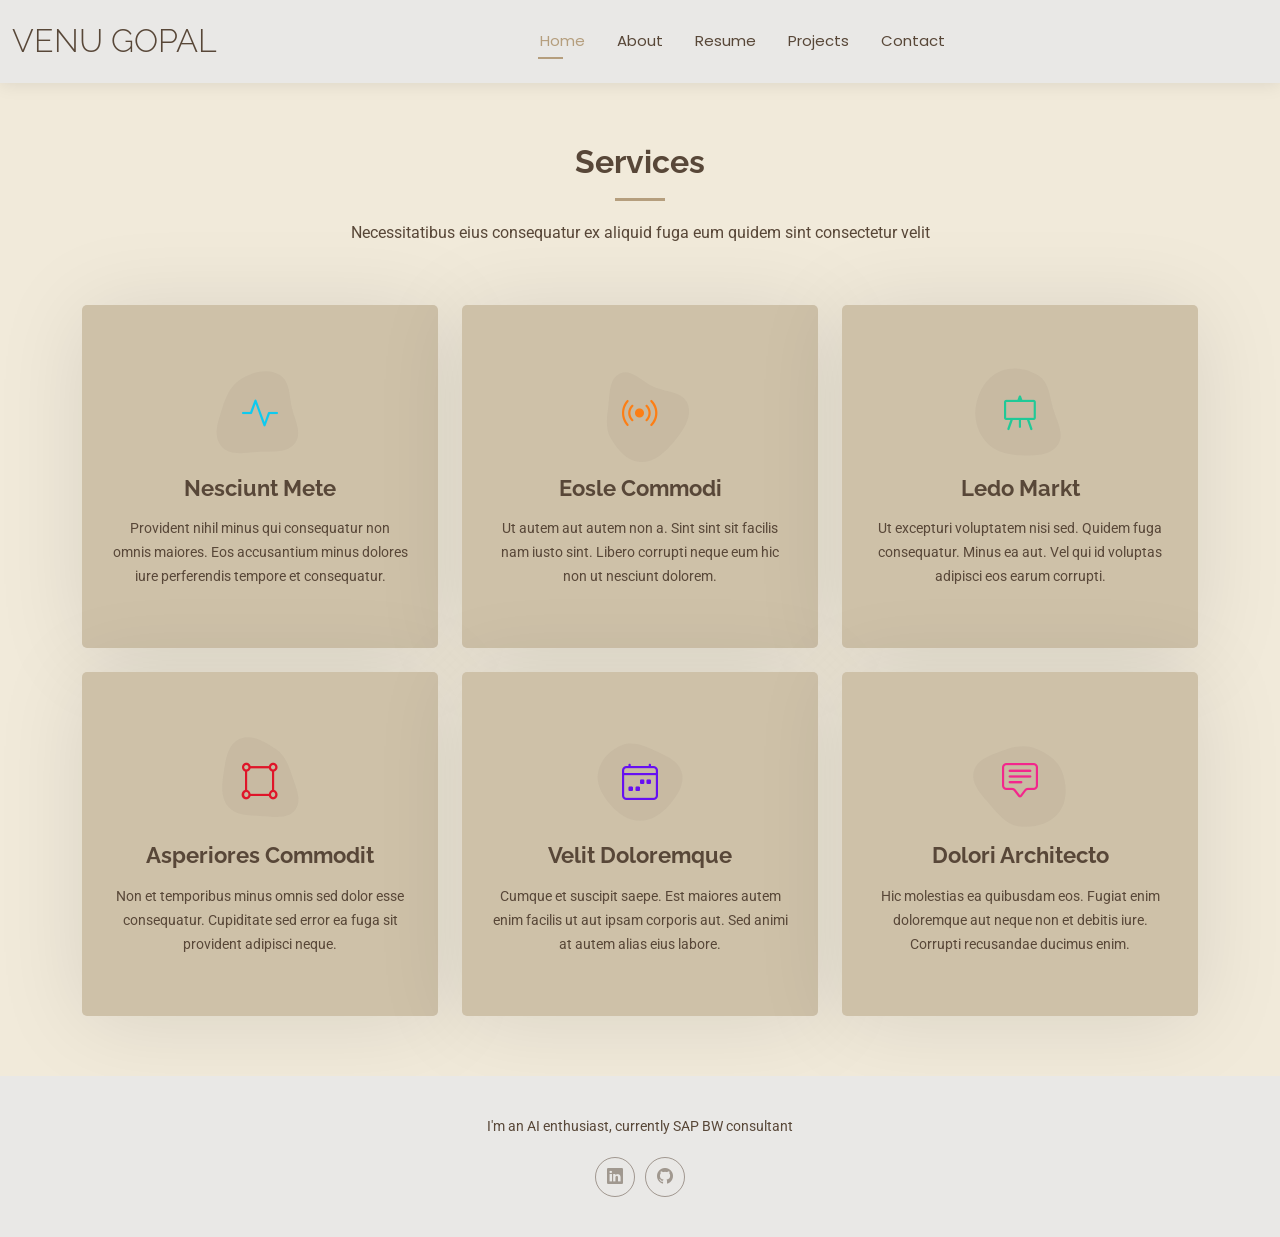
<file: services.html>
<!DOCTYPE html>
<html lang="en">

<head>
  <meta charset="utf-8">
  <meta content="width=device-width, initial-scale=1.0" name="viewport">
  <title>Services - Kelly Bootstrap Template</title>
  <meta name="description" content="">
  <meta name="keywords" content="">

  <!-- Favicons -->
  <link href="assets/img/favicon.png" rel="icon">
  <link href="assets/img/apple-touch-icon.png" rel="apple-touch-icon">

  <!-- Fonts -->
  <link href="https://fonts.googleapis.com" rel="preconnect">
  <link href="https://fonts.gstatic.com" rel="preconnect" crossorigin>
  <link href="https://fonts.googleapis.com/css2?family=Roboto:ital,wght@0,100;0,300;0,400;0,500;0,700;0,900;1,100;1,300;1,400;1,500;1,700;1,900&family=Poppins:ital,wght@0,100;0,200;0,300;0,400;0,500;0,600;0,700;0,800;0,900;1,100;1,200;1,300;1,400;1,500;1,600;1,700;1,800;1,900&family=Raleway:ital,wght@0,100;0,200;0,300;0,400;0,500;0,600;0,700;0,800;0,900;1,100;1,200;1,300;1,400;1,500;1,600;1,700;1,800;1,900&display=swap" rel="stylesheet">

  <!-- Vendor CSS Files -->
  <link href="assets/vendor/bootstrap/css/bootstrap.min.css" rel="stylesheet">
  <link href="assets/vendor/bootstrap-icons/bootstrap-icons.css" rel="stylesheet">
  <link href="assets/vendor/aos/aos.css" rel="stylesheet">
  <link href="assets/vendor/swiper/swiper-bundle.min.css" rel="stylesheet">
  <link href="assets/vendor/glightbox/css/glightbox.min.css" rel="stylesheet">

  <!-- Main CSS File -->
  <link href="assets/css/main.css" rel="stylesheet">

  <!-- Component Loader Script -->
  <script src="assets/js/load-components.js"></script>

  <!-- =======================================================
  * Template Name: Kelly
  * Template URL: https://bootstrapmade.com/kelly-free-bootstrap-cv-resume-html-template/
  * Updated: Aug 07 2024 with Bootstrap v5.3.3
  * Author: BootstrapMade.com
  * License: https://bootstrapmade.com/license/
  ======================================================== -->
</head>

<body class="services-page">

  <header id="header" class="header d-flex align-items-center light-background sticky-top">
    <div class="container-fluid position-relative d-flex align-items-center justify-content-between">

      <a href="index.html" class="logo d-flex align-items-center me-auto me-xl-0">
        <!-- Uncomment the line below if you also wish to use an image logo -->
        <!-- <img src="assets/img/logo.png" alt=""> -->
        <h1 class="sitename">Venu Gopal</h1>
      </a>

      <nav id="navmenu" class="navmenu">
        <ul>
          <li><a href="index.html">Home</a></li>
          <li><a href="about.html">About</a></li>
          <li><a href="resume.html">Resume</a></li>
          <li><a href="services.html" class="active">Services</a></li>
          <li><a href="projects.html">Portfolio</a></li>
          <li class="dropdown"><a href="#"><span>Dropdown</span> <i class="bi bi-chevron-down toggle-dropdown"></i></a>
            <ul>
              <li><a href="#">Dropdown 1</a></li>
              <li class="dropdown"><a href="#"><span>Deep Dropdown</span> <i class="bi bi-chevron-down toggle-dropdown"></i></a>
                <ul>
                  <li><a href="#">Deep Dropdown 1</a></li>
                  <li><a href="#">Deep Dropdown 2</a></li>
                  <li><a href="#">Deep Dropdown 3</a></li>
                  <li><a href="#">Deep Dropdown 4</a></li>
                  <li><a href="#">Deep Dropdown 5</a></li>
                </ul>
              </li>
              <li><a href="#">Dropdown 2</a></li>
              <li><a href="#">Dropdown 3</a></li>
              <li><a href="#">Dropdown 4</a></li>
            </ul>
          </li>
          <li><a href="contact.html">Contact</a></li>
        </ul>
        <i class="mobile-nav-toggle d-xl-none bi bi-list"></i>
      </nav>

      <div class="header-social-links">
        <a href="https://www.linkedin.com/in/venu-gopal-bobbadi" class="linkedin"><i class="bi bi-linkedin"></i></a>
        <a href="https://github.com/21EG106B07" class="github"><i class="bi bi-github"></i></a>
        <a href="https://leetcode.com/7venuGopal" class="twitter"><i class="bi bi-twitter-x"></i></a>
      </div>

    </div>
  </header>

  <main class="main">

    <!-- Services Section -->
    <section id="services" class="services section">

      <!-- Section Title -->
      <div class="container section-title" data-aos="fade-up">
        <h2>Services</h2>
        <p>Necessitatibus eius consequatur ex aliquid fuga eum quidem sint consectetur velit</p>
      </div><!-- End Section Title -->

      <div class="container">

        <div class="row gy-4">

          <div class="col-lg-4 col-md-6" data-aos="fade-up" data-aos-delay="100">
            <div class="service-item item-cyan position-relative">
              <div class="icon">
                <svg width="100" height="100" viewBox="0 0 600 600" xmlns="http://www.w3.org/2000/svg">
                  <path stroke="none" stroke-width="0" fill="#f5f5f5" d="M300,521.0016835830174C376.1290562159157,517.8887921683347,466.0731472004068,529.7835943286574,510.70327084640275,468.03025145048787C554.3714126377745,407.6079735673963,508.03601936045806,328.9844924480964,491.2728898941984,256.3432110539036C474.5976632858925,184.082847569629,479.9380746630129,96.60480741107993,416.23090153303,58.64404602377083C348.86323505073057,18.502131276798302,261.93793281208167,40.57373210992963,193.5410806939664,78.93577620505333C130.42746243093433,114.334589627462,98.30271207620316,179.96522072025542,76.75703585869454,249.04625023123273C51.97151888228291,328.5150500222984,13.704378332031375,421.85034740162234,66.52175969318436,486.19268352777647C119.04800174914682,550.1803526380478,217.28368757567262,524.383925680826,300,521.0016835830174"></path>
                </svg>
                <i class="bi bi-activity"></i>
              </div>
              <a href="#" class="stretched-link">
                <h3>Nesciunt Mete</h3>
              </a>
              <p>Provident nihil minus qui consequatur non omnis maiores. Eos accusantium minus dolores iure perferendis tempore et consequatur.</p>
            </div>
          </div><!-- End Service Item -->

          <div class="col-lg-4 col-md-6" data-aos="fade-up" data-aos-delay="200">
            <div class="service-item item-orange position-relative">
              <div class="icon">
                <svg width="100" height="100" viewBox="0 0 600 600" xmlns="http://www.w3.org/2000/svg">
                  <path stroke="none" stroke-width="0" fill="#f5f5f5" d="M300,582.0697525312426C382.5290701553225,586.8405444964366,449.9789794690241,525.3245884688669,502.5850820975895,461.55621195738473C556.606425686781,396.0723002908107,615.8543463187945,314.28637112970534,586.6730223649479,234.56875336149918C558.9533121215079,158.8439757836574,454.9685369536778,164.00468322053177,381.49747125262974,130.76875717737553C312.15926192815925,99.40240125094834,248.97055460311594,18.661163978235184,179.8680185752513,50.54337015887873C110.5421016452524,82.52863877960104,119.82277516462835,180.83849132639028,109.12597500060166,256.43424936330496C100.08760227029461,320.3096726198365,92.17705696193138,384.0621239912766,124.79988738764834,439.7174275375508C164.83382741302287,508.01625554203684,220.96474134820875,577.5009287672846,300,582.0697525312426"></path>
                </svg>
                <i class="bi bi-broadcast"></i>
              </div>
              <a href="#" class="stretched-link">
                <h3>Eosle Commodi</h3>
              </a>
              <p>Ut autem aut autem non a. Sint sint sit facilis nam iusto sint. Libero corrupti neque eum hic non ut nesciunt dolorem.</p>
            </div>
          </div><!-- End Service Item -->

          <div class="col-lg-4 col-md-6" data-aos="fade-up" data-aos-delay="300">
            <div class="service-item item-teal position-relative">
              <div class="icon">
                <svg width="100" height="100" viewBox="0 0 600 600" xmlns="http://www.w3.org/2000/svg">
                  <path stroke="none" stroke-width="0" fill="#f5f5f5" d="M300,541.5067337569781C382.14930387511276,545.0595476570109,479.8736841581634,548.3450877840088,526.4010558755058,480.5488172755941C571.5218469581645,414.80211281144784,517.5187510058486,332.0715597781072,496.52539010469104,255.14436215662573C477.37192572678356,184.95920475031193,473.57363656557914,105.61284051026155,413.0603344069578,65.22779650032875C343.27470386102294,18.654635553484475,251.2091493199835,5.337323636656869,175.0934190732945,40.62881213300186C97.87086631185822,76.43348514350839,51.98124368387456,156.15599469081315,36.44837278890362,239.84606092416172C21.716077023791087,319.22268207091537,43.775223500013084,401.1760424656574,96.891909868211,461.97329694683043C147.22146801428983,519.5804099606455,223.5754009179313,538.201503339737,300,541.5067337569781"></path>
                </svg>
                <i class="bi bi-easel"></i>
              </div>
              <a href="#" class="stretched-link">
                <h3>Ledo Markt</h3>
              </a>
              <p>Ut excepturi voluptatem nisi sed. Quidem fuga consequatur. Minus ea aut. Vel qui id voluptas adipisci eos earum corrupti.</p>
            </div>
          </div><!-- End Service Item -->

          <div class="col-lg-4 col-md-6" data-aos="fade-up" data-aos-delay="400">
            <div class="service-item item-red position-relative">
              <div class="icon">
                <svg width="100" height="100" viewBox="0 0 600 600" xmlns="http://www.w3.org/2000/svg">
                  <path stroke="none" stroke-width="0" fill="#f5f5f5" d="M300,503.46388370962813C374.79870501325706,506.71871716319447,464.8034551963731,527.1746412648533,510.4981551193396,467.86667711651364C555.9287308511215,408.9015244558933,512.6030010748507,327.5744911775523,490.211057578863,256.5855673507754C471.097692560561,195.9906835881958,447.69079081568157,138.11976852964426,395.19560036434837,102.3242989838813C329.3053358748298,57.3949838291264,248.02791733380457,8.279543830951368,175.87071277845988,42.242879143198664C103.41431057327972,76.34704239035025,93.79494320519305,170.9812938413882,81.28167332365135,250.07896920659033C70.17666984294237,320.27484674793965,64.84698225790005,396.69656628748305,111.28512138212992,450.4950937839243C156.20124167950087,502.5303643271138,231.32542653798444,500.4755392045468,300,503.46388370962813"></path>
                </svg>
                <i class="bi bi-bounding-box-circles"></i>
              </div>
              <a href="#" class="stretched-link">
                <h3>Asperiores Commodit</h3>
              </a>
              <p>Non et temporibus minus omnis sed dolor esse consequatur. Cupiditate sed error ea fuga sit provident adipisci neque.</p>
              <a href="#" class="stretched-link"></a>
            </div>
          </div><!-- End Service Item -->

          <div class="col-lg-4 col-md-6" data-aos="fade-up" data-aos-delay="500">
            <div class="service-item item-indigo position-relative">
              <div class="icon">
                <svg width="100" height="100" viewBox="0 0 600 600" xmlns="http://www.w3.org/2000/svg">
                  <path stroke="none" stroke-width="0" fill="#f5f5f5" d="M300,532.3542879108572C369.38199826031484,532.3153073249985,429.10787420159085,491.63046689027357,474.5244479745417,439.17860296908856C522.8885846962883,383.3225815378663,569.1668002868075,314.3205725914397,550.7432151929288,242.7694973846089C532.6665558377875,172.5657663291529,456.2379748765914,142.6223662098291,390.3689995646985,112.34683881706744C326.66090330228417,83.06452184765237,258.84405631176094,53.51806209861945,193.32584062364296,78.48882559362697C121.61183558270385,105.82097193414197,62.805066853699245,167.19869350419734,48.57481801355237,242.6138429142374C34.843463184063346,315.3850353017275,76.69343916112496,383.4422959591041,125.22947124332185,439.3748458443577C170.7312796277747,491.8107796887764,230.57421082200815,532.3932930995766,300,532.3542879108572"></path>
                </svg>
                <i class="bi bi-calendar4-week icon"></i>
              </div>
              <a href="#" class="stretched-link">
                <h3>Velit Doloremque</h3>
              </a>
              <p>Cumque et suscipit saepe. Est maiores autem enim facilis ut aut ipsam corporis aut. Sed animi at autem alias eius labore.</p>
              <a href="#" class="stretched-link"></a>
            </div>
          </div><!-- End Service Item -->

          <div class="col-lg-4 col-md-6" data-aos="fade-up" data-aos-delay="600">
            <div class="service-item item-pink position-relative">
              <div class="icon">
                <svg width="100" height="100" viewBox="0 0 600 600" xmlns="http://www.w3.org/2000/svg">
                  <path stroke="none" stroke-width="0" fill="#f5f5f5" d="M300,566.797414625762C385.7384707136149,576.1784315230908,478.7894351017131,552.8928747891023,531.9192734346935,484.94944893311C584.6109503024035,417.5663521118492,582.489472248146,322.67544863468447,553.9536738515405,242.03673114598146C529.1557734026468,171.96086150256528,465.24506316201064,127.66468636344209,395.9583748389544,100.7403814666027C334.2173773831606,76.7482773500951,269.4350130405921,84.62216499799875,207.1952322260088,107.2889140133804C132.92018162631612,134.33871894543012,41.79353780512637,160.00259165414826,22.644507872594943,236.69541883565114C3.319112789854554,314.0945973066697,72.72355303640163,379.243833228382,124.04198916343866,440.3218312028393C172.9286146004772,498.5055451809895,224.45579914871206,558.5317968840102,300,566.797414625762"></path>
                </svg>
                <i class="bi bi-chat-square-text"></i>
              </div>
              <a href="#" class="stretched-link">
                <h3>Dolori Architecto</h3>
              </a>
              <p>Hic molestias ea quibusdam eos. Fugiat enim doloremque aut neque non et debitis iure. Corrupti recusandae ducimus enim.</p>
              <a href="#" class="stretched-link"></a>
            </div>
          </div><!-- End Service Item -->

        </div>

      </div>

    </section><!-- /Services Section -->

  </main>

  <footer id="footer" class="footer light-background">

    <div class="container">
      <div class="copyright text-center ">
        <p>© <span>Copyright</span> <strong class="px-1 sitename">Kelly</strong> <span>All Rights Reserved<br></span></p>
      </div>
      <div class="social-links d-flex justify-content-center">
        <a href=""><i class="bi bi-twitter-x"></i></a>
        <a href=""><i class="bi bi-facebook"></i></a>
        <a href=""><i class="bi bi-instagram"></i></a>
        <a href=""><i class="bi bi-linkedin"></i></a>
      </div>
      <div class="credits">
        <!-- All the links in the footer should remain intact. -->
        <!-- You can delete the links only if you've purchased the pro version. -->
        <!-- Licensing information: https://bootstrapmade.com/license/ -->
        <!-- Purchase the pro version with working PHP/AJAX contact form: [buy-url] -->
        Designed by <a href="https://bootstrapmade.com/">BootstrapMade</a> Distributed by <a href="https://themewagon.com">ThemeWagon
      </div>
    </div>

  </footer>

  <!-- Scroll Top -->
  <a href="#" id="scroll-top" class="scroll-top d-flex align-items-center justify-content-center"><i class="bi bi-arrow-up-short"></i></a>

  <!-- Preloader -->
  <div id="preloader"></div>

  <!-- Vendor JS Files -->
  <script src="assets/vendor/bootstrap/js/bootstrap.bundle.min.js"></script>
  <script src="assets/vendor/php-email-form/validate.js"></script>
  <script src="assets/vendor/aos/aos.js"></script>
  <script src="assets/vendor/waypoints/noframework.waypoints.js"></script>
  <script src="assets/vendor/purecounter/purecounter_vanilla.js"></script>
  <script src="assets/vendor/swiper/swiper-bundle.min.js"></script>
  <script src="assets/vendor/glightbox/js/glightbox.min.js"></script>
  <script src="assets/vendor/imagesloaded/imagesloaded.pkgd.min.js"></script>
  <script src="assets/vendor/isotope-layout/isotope.pkgd.min.js"></script>

  <!-- Main JS File -->
  <script src="assets/js/main.js"></script>

</body>

</html>
</file>
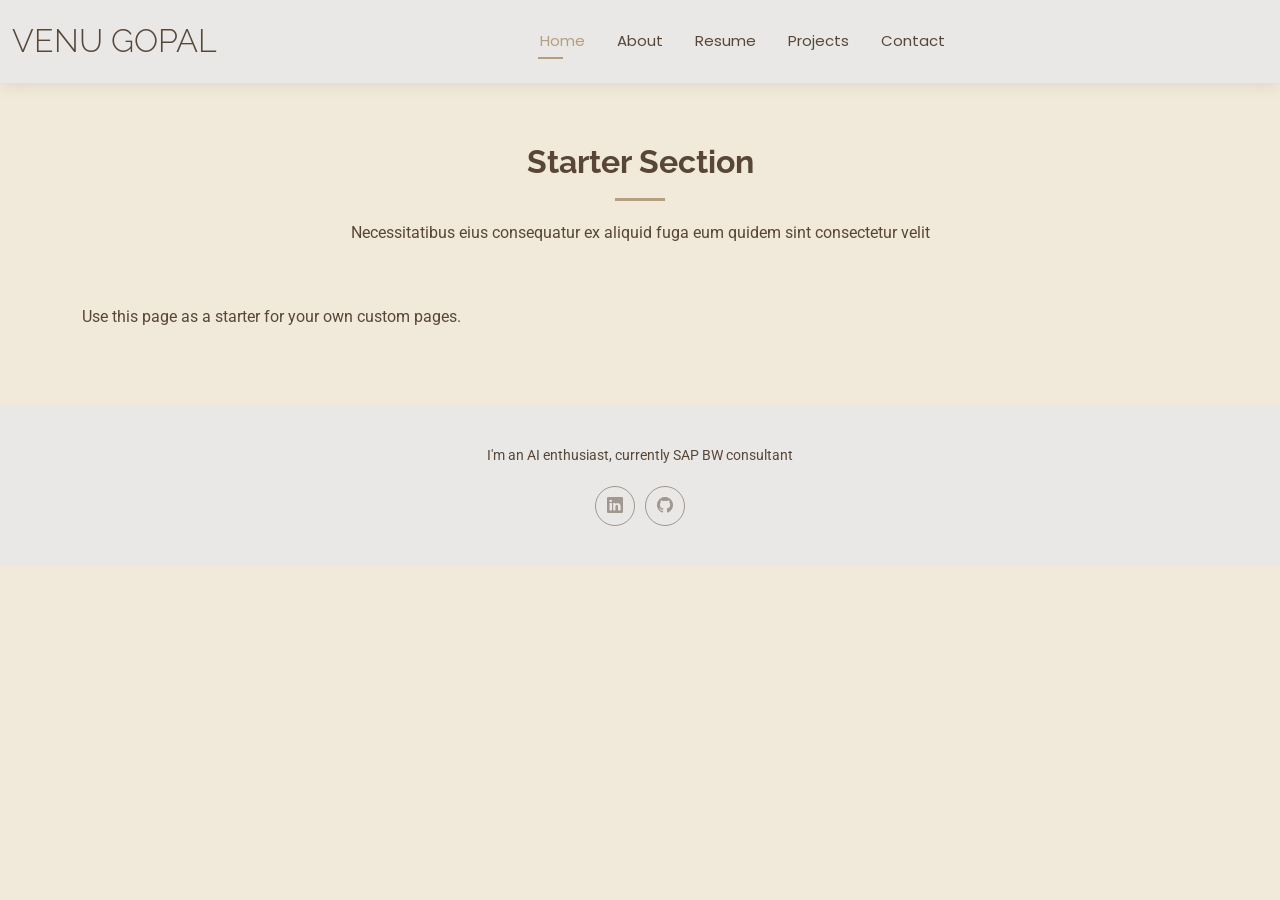
<file: starter-page.html>
<!DOCTYPE html>
<html lang="en">

<head>
  <meta charset="utf-8">
  <meta content="width=device-width, initial-scale=1.0" name="viewport">
  <title>Starter Page - Kelly Bootstrap Template</title>
  <meta name="description" content="">
  <meta name="keywords" content="">

  <!-- Favicons -->
  <link href="assets/img/favicon.png" rel="icon">
  <link href="assets/img/apple-touch-icon.png" rel="apple-touch-icon">

  <!-- Fonts -->
  <link href="https://fonts.googleapis.com" rel="preconnect">
  <link href="https://fonts.gstatic.com" rel="preconnect" crossorigin>
  <link href="https://fonts.googleapis.com/css2?family=Roboto:ital,wght@0,100;0,300;0,400;0,500;0,700;0,900;1,100;1,300;1,400;1,500;1,700;1,900&family=Poppins:ital,wght@0,100;0,200;0,300;0,400;0,500;0,600;0,700;0,800;0,900;1,100;1,200;1,300;1,400;1,500;1,600;1,700;1,800;1,900&family=Raleway:ital,wght@0,100;0,200;0,300;0,400;0,500;0,600;0,700;0,800;0,900;1,100;1,200;1,300;1,400;1,500;1,600;1,700;1,800;1,900&display=swap" rel="stylesheet">

  <!-- Vendor CSS Files -->
  <link href="assets/vendor/bootstrap/css/bootstrap.min.css" rel="stylesheet">
  <link href="assets/vendor/bootstrap-icons/bootstrap-icons.css" rel="stylesheet">
  <link href="assets/vendor/aos/aos.css" rel="stylesheet">
  <link href="assets/vendor/swiper/swiper-bundle.min.css" rel="stylesheet">
  <link href="assets/vendor/glightbox/css/glightbox.min.css" rel="stylesheet">

  <!-- Main CSS File -->
  <link href="assets/css/main.css" rel="stylesheet">

  <!-- Component Loader Script -->
  <script src="assets/js/load-components.js"></script>

  <!-- =======================================================
  * Template Name: Kelly
  * Template URL: https://bootstrapmade.com/kelly-free-bootstrap-cv-resume-html-template/
  * Updated: Aug 07 2024 with Bootstrap v5.3.3
  * Author: BootstrapMade.com
  * License: https://bootstrapmade.com/license/
  ======================================================== -->
</head>

<body class="starter-page-page">

  <header id="header" class="header d-flex align-items-center light-background sticky-top">
    <div class="container-fluid position-relative d-flex align-items-center justify-content-between">

      <a href="index.html" class="logo d-flex align-items-center me-auto me-xl-0">
        <!-- Uncomment the line below if you also wish to use an image logo -->
        <!-- <img src="assets/img/logo.png" alt=""> -->
        <h1 class="sitename">Venu Gopal</h1>
      </a>

      <nav id="navmenu" class="navmenu">
        <ul>
          <li><a href="index.html">Home</a></li>
          <li><a href="about.html">About</a></li>
          <li><a href="resume.html">Resume</a></li>
          <li><a href="services.html">Services</a></li>
          <li><a href="projects.html">Portfolio</a></li>
          <li class="dropdown"><a href="#"><span>Dropdown</span> <i class="bi bi-chevron-down toggle-dropdown"></i></a>
            <ul>
              <li><a href="#">Dropdown 1</a></li>
              <li class="dropdown"><a href="#"><span>Deep Dropdown</span> <i class="bi bi-chevron-down toggle-dropdown"></i></a>
                <ul>
                  <li><a href="#">Deep Dropdown 1</a></li>
                  <li><a href="#">Deep Dropdown 2</a></li>
                  <li><a href="#">Deep Dropdown 3</a></li>
                  <li><a href="#">Deep Dropdown 4</a></li>
                  <li><a href="#">Deep Dropdown 5</a></li>
                </ul>
              </li>
              <li><a href="#">Dropdown 2</a></li>
              <li><a href="#">Dropdown 3</a></li>
              <li><a href="#">Dropdown 4</a></li>
            </ul>
          </li>
          <li><a href="contact.html">Contact</a></li>
        </ul>
        <i class="mobile-nav-toggle d-xl-none bi bi-list"></i>
      </nav>

      <div class="header-social-links">
        <a href="#" class="twitter"><i class="bi bi-twitter-x"></i></a>
        <a href="#" class="facebook"><i class="bi bi-facebook"></i></a>
        <a href="#" class="instagram"><i class="bi bi-instagram"></i></a>
        <a href="#" class="linkedin"><i class="bi bi-linkedin"></i></a>
      </div>

    </div>
  </header>

  <main class="main">

    <!-- Starter Section Section -->
    <section id="starter-section" class="starter-section section">

      <!-- Section Title -->
      <div class="container section-title" data-aos="fade-up">
        <h2>Starter Section</h2>
        <p>Necessitatibus eius consequatur ex aliquid fuga eum quidem sint consectetur velit</p>
      </div><!-- End Section Title -->

      <div class="container" data-aos="fade-up">
        <p>Use this page as a starter for your own custom pages.</p>
      </div>

    </section><!-- /Starter Section Section -->

  </main>

  <footer id="footer" class="footer light-background">

    <div class="container">
      <div class="copyright text-center ">
        <p>© <span>Copyright</span> <strong class="px-1 sitename">Kelly</strong> <span>All Rights Reserved<br></span></p>
      </div>
      <div class="social-links d-flex justify-content-center">
        <a href=""><i class="bi bi-twitter-x"></i></a>
        <a href=""><i class="bi bi-facebook"></i></a>
        <a href=""><i class="bi bi-instagram"></i></a>
        <a href=""><i class="bi bi-linkedin"></i></a>
      </div>
      <div class="credits">
        <!-- All the links in the footer should remain intact. -->
        <!-- You can delete the links only if you've purchased the pro version. -->
        <!-- Licensing information: https://bootstrapmade.com/license/ -->
        <!-- Purchase the pro version with working PHP/AJAX contact form: [buy-url] -->
        Designed by <a href="https://bootstrapmade.com/">BootstrapMade</a> Distributed by <a href="https://themewagon.com">ThemeWagon
      </div>
    </div>

  </footer>

  <!-- Scroll Top -->
  <a href="#" id="scroll-top" class="scroll-top d-flex align-items-center justify-content-center"><i class="bi bi-arrow-up-short"></i></a>

  <!-- Preloader -->
  <div id="preloader"></div>

  <!-- Vendor JS Files -->
  <script src="assets/vendor/bootstrap/js/bootstrap.bundle.min.js"></script>
  <script src="assets/vendor/php-email-form/validate.js"></script>
  <script src="assets/vendor/aos/aos.js"></script>
  <script src="assets/vendor/waypoints/noframework.waypoints.js"></script>
  <script src="assets/vendor/purecounter/purecounter_vanilla.js"></script>
  <script src="assets/vendor/swiper/swiper-bundle.min.js"></script>
  <script src="assets/vendor/glightbox/js/glightbox.min.js"></script>
  <script src="assets/vendor/imagesloaded/imagesloaded.pkgd.min.js"></script>
  <script src="assets/vendor/isotope-layout/isotope.pkgd.min.js"></script>

  <!-- Main JS File -->
  <script src="assets/js/main.js"></script>

</body>

</html>
</file>
<file: assets/css/main.css>
/**
* Template Name: Kelly
* Template URL: https://bootstrapmade.com/kelly-free-bootstrap-cv-resume-html-template/
* Updated: Aug 07 2024 with Bootstrap v5.3.3
* Author: BootstrapMade.com
* License: https://bootstrapmade.com/license/
*/

/*--------------------------------------------------------------
# Font & Color Variables
# Help: https://bootstrapmade.com/color-system/
--------------------------------------------------------------*/
/* Fonts */
:root {
  --default-font: "Roboto",  system-ui, -apple-system, "Segoe UI", Roboto, "Helvetica Neue", Arial, "Noto Sans", "Liberation Sans", sans-serif, "Apple Color Emoji", "Segoe UI Emoji", "Segoe UI Symbol", "Noto Color Emoji";
  --heading-font: "Raleway",  sans-serif;
  --nav-font: "Poppins",  sans-serif;
}

/* Global Colors - The following color variables are used throughout the website. Updating them here will change the color scheme of the entire website */
:root { 
  --background-color: #F1EADA; /* Vanilla: Background color for the entire website */
  --default-color: #584738; /* Mahogany: Default color for most text content */
  --heading-color: #584738; /* Mahogany: Color for headings, subheadings, and titles */
  --accent-color: #B59E7D; /* Tobacco: Accent color for buttons, links, and elements that need to stand out */
  --surface-color: #CEC1A8; /* Sand: Background of boxed elements/cards for visual separation */
  --contrast-color: #F1EADA; /* Vanilla: Contrast color for text (e.g., text on accent background) */
}

/* Nav Menu Colors - The following color variables are used specifically for the navigation menu. They are separate from the global colors to allow for more customization options */
:root {
  --nav-color: #584738; /* Mahogany: Default color of the main navmenu links */
  --nav-hover-color: #B59E7D; /* Tobacco: Applied to main navmenu links when hovered over or active */
  --nav-mobile-background-color: #F1EADA; /* Vanilla: Background color for mobile navigation menu */
  --nav-dropdown-background-color: #CEC1A8; /* Sand: Background color for dropdown items */
  --nav-dropdown-color: #584738; /* Mahogany: Links for dropdown items */
  --nav-dropdown-hover-color: #B59E7D; /* Tobacco: Applied to dropdown navigation links when hovered over */
}

/* Color Presets - These classes override global colors when applied to any section or element, providing reuse of the sam color scheme. */

.light-background {
  --background-color: #e9e8e6;
  --surface-color: #ffffff;
}

.dark-background {
  --background-color: #060606;
  --default-color: #ffffff;
  --heading-color: #ffffff;
  --surface-color: #252525;
  --contrast-color: #ffffff;
}

/* Smooth scroll */
:root {
  scroll-behavior: smooth;
}

/*--------------------------------------------------------------
# General Styling & Shared Classes
--------------------------------------------------------------*/
body {
  color: var(--default-color);
  background-color: var(--background-color);
  font-family: var(--default-font);
}

a {
  color: var(--accent-color);
  text-decoration: none;
  transition: 0.3s;
}

a:hover {
  color: color-mix(in srgb, var(--accent-color), transparent 25%);
  text-decoration: none;
}

h1,
h2,
h3,
h4,
h5,
h6 {
  color: var(--heading-color);
  font-family: var(--heading-font);
}

/* PHP Email Form Messages
------------------------------*/
.php-email-form .error-message {
  display: none;
  background: #df1529;
  color: #ffffff;
  text-align: left;
  padding: 15px;
  margin-bottom: 24px;
  font-weight: 600;
}

.php-email-form .sent-message {
  display: none;
  color: #ffffff;
  background: #059652;
  text-align: center;
  padding: 15px;
  margin-bottom: 24px;
  font-weight: 600;
}

.php-email-form .loading {
  display: none;
  background: var(--surface-color);
  text-align: center;
  padding: 15px;
  margin-bottom: 24px;
}

.php-email-form .loading:before {
  content: "";
  display: inline-block;
  border-radius: 50%;
  width: 24px;
  height: 24px;
  margin: 0 10px -6px 0;
  border: 3px solid var(--accent-color);
  border-top-color: var(--surface-color);
  animation: php-email-form-loading 1s linear infinite;
}

@keyframes php-email-form-loading {
  0% {
    transform: rotate(0deg);
  }

  100% {
    transform: rotate(360deg);
  }
}

/*--------------------------------------------------------------
# Global Header
--------------------------------------------------------------*/
.header {
  color: var(--default-color);
  background-color: var(--background-color);
  padding: 15px 0;
  transition: all 0.5s;
  z-index: 997;
  box-shadow: 0px 0 18px rgba(0, 0, 0, 0.1);
}

.header .logo {
  line-height: 1;
}

.header .logo img {
  max-height: 36px;
  margin-right: 8px;
}

.header .logo h1 {
  font-size: 32px;
  margin: 0;
  font-weight: 300;
  text-transform: uppercase;
  color: var(--heading-color);
}

.header .header-social-links {
  padding-right: 15px;
}

.header .header-social-links a {
  color: color-mix(in srgb, var(--default-color), transparent 40%);
  padding-left: 6px;
  display: inline-block;
  transition: 0.3s;
  font-size: 16px;
}

.header .header-social-links a:hover {
  color: var(--accent-color);
}

.header .header-social-links a i {
  line-height: 0px;
}

@media (max-width: 1200px) {
  .header .logo {
    order: 1;
  }

  .header .header-social-links {
    order: 2;
  }

  .header .navmenu {
    order: 3;
  }
}

/*--------------------------------------------------------------
# Navigation Menu
--------------------------------------------------------------*/
/* Desktop Navigation */
@media (min-width: 1200px) {
  .navmenu {
    padding: 0;
  }

  .navmenu ul {
    margin: 0;
    padding: 0;
    display: flex;
    list-style: none;
    align-items: center;
  }

  .navmenu li {
    position: relative;
  }

  .navmenu>ul>li {
    white-space: nowrap;
    padding: 15px 14px;
  }

  .navmenu>ul>li:last-child {
    padding-right: 0;
  }

  .navmenu a,
  .navmenu a:focus {
    color: var(--nav-color);
    font-size: 15px;
    padding: 0 2px;
    font-family: var(--nav-font);
    font-weight: 400;
    display: flex;
    align-items: center;
    justify-content: space-between;
    white-space: nowrap;
    transition: 0.3s;
    position: relative;
  }

  .navmenu a i,
  .navmenu a:focus i {
    font-size: 12px;
    line-height: 0;
    margin-left: 5px;
    transition: 0.3s;
  }

  .navmenu>ul>li>a:before {
    content: "";
    position: absolute;
    height: 2px;
    bottom: -6px;
    left: 0;
    background-color: var(--nav-hover-color);
    visibility: hidden;
    width: 0px;
    transition: all 0.3s ease-in-out 0s;
  }

  .navmenu a:hover:before,
  .navmenu li:hover>a:before,
  .navmenu .active:before {
    visibility: visible;
    width: 25px;
  }

  .navmenu li:hover>a,
  .navmenu .active,
  .navmenu .active:focus {
    color: var(--nav-hover-color);
  }

  .navmenu .dropdown ul {
    margin: 0;
    padding: 10px 0;
    background: var(--nav-dropdown-background-color);
    display: block;
    position: absolute;
    visibility: hidden;
    left: 14px;
    top: 130%;
    opacity: 0;
    transition: 0.3s;
    border-radius: 4px;
    z-index: 99;
    box-shadow: 0px 0px 30px rgba(0, 0, 0, 0.1);
  }

  .navmenu .dropdown ul li {
    min-width: 200px;
  }

  .navmenu .dropdown ul a {
    padding: 10px 20px;
    font-size: 15px;
    text-transform: none;
    color: var(--nav-dropdown-color);
  }

  .navmenu .dropdown ul a i {
    font-size: 12px;
  }

  .navmenu .dropdown ul a:hover,
  .navmenu .dropdown ul .active:hover,
  .navmenu .dropdown ul li:hover>a {
    color: var(--nav-dropdown-hover-color);
  }

  .navmenu .dropdown:hover>ul {
    opacity: 1;
    top: 100%;
    visibility: visible;
  }

  .navmenu .dropdown .dropdown ul {
    top: 0;
    left: -90%;
    visibility: hidden;
  }

  .navmenu .dropdown .dropdown:hover>ul {
    opacity: 1;
    top: 0;
    left: -100%;
    visibility: visible;
  }
}

/* Mobile Navigation */
@media (max-width: 1199px) {
  .mobile-nav-toggle {
    color: var(--nav-color);
    font-size: 28px;
    line-height: 0;
    margin-right: 10px;
    cursor: pointer;
    transition: color 0.3s;
  }

  .navmenu {
    padding: 0;
    z-index: 9997;
  }

  .navmenu ul {
    display: none;
    list-style: none;
    position: absolute;
    inset: 60px 20px 20px 20px;
    padding: 10px 0;
    margin: 0;
    border-radius: 6px;
    background-color: var(--nav-mobile-background-color);
    border: 1px solid color-mix(in srgb, var(--default-color), transparent 90%);
    box-shadow: none;
    overflow-y: auto;
    transition: 0.3s;
    z-index: 9998;
  }

  .navmenu a,
  .navmenu a:focus {
    color: var(--nav-dropdown-color);
    padding: 10px 20px;
    font-family: var(--nav-font);
    font-size: 17px;
    font-weight: 500;
    display: flex;
    align-items: center;
    justify-content: space-between;
    white-space: nowrap;
    transition: 0.3s;
  }

  .navmenu a i,
  .navmenu a:focus i {
    font-size: 12px;
    line-height: 0;
    margin-left: 5px;
    width: 30px;
    height: 30px;
    display: flex;
    align-items: center;
    justify-content: center;
    border-radius: 50%;
    transition: 0.3s;
    background-color: color-mix(in srgb, var(--accent-color), transparent 90%);
  }

  .navmenu a i:hover,
  .navmenu a:focus i:hover {
    background-color: var(--accent-color);
    color: var(--contrast-color);
  }

  .navmenu a:hover,
  .navmenu .active,
  .navmenu .active:focus {
    color: var(--nav-dropdown-hover-color);
  }

  .navmenu .active i,
  .navmenu .active:focus i {
    background-color: var(--accent-color);
    color: var(--contrast-color);
    transform: rotate(180deg);
  }

  .navmenu .dropdown ul {
    position: static;
    display: none;
    z-index: 99;
    padding: 10px 0;
    margin: 10px 20px;
    background-color: var(--nav-dropdown-background-color);
    transition: all 0.5s ease-in-out;
  }

  .navmenu .dropdown ul ul {
    background-color: rgba(33, 37, 41, 0.1);
  }

  .navmenu .dropdown>.dropdown-active {
    display: block;
    background-color: rgba(33, 37, 41, 0.03);
  }

  .mobile-nav-active {
    overflow: hidden;
  }

  .mobile-nav-active .mobile-nav-toggle {
    color: #fff;
    position: absolute;
    font-size: 32px;
    top: 15px;
    right: 15px;
    margin-right: 0;
    z-index: 9999;
  }

  .mobile-nav-active .navmenu {
    position: fixed;
    overflow: hidden;
    inset: 0;
    background: rgba(33, 37, 41, 0.8);
    transition: 0.3s;
  }

  .mobile-nav-active .navmenu>ul {
    display: block;
  }
}

/*--------------------------------------------------------------
# Global Footer
--------------------------------------------------------------*/
.footer {
  color: var(--default-color);
  background-color: var(--background-color);
  font-size: 14px;
  padding: 40px 0;
  position: relative;
}

.footer .copyright p {
  margin-bottom: 0;
}

.footer .social-links {
  margin-top: 20px;
}

.footer .social-links a {
  display: flex;
  align-items: center;
  justify-content: center;
  width: 40px;
  height: 40px;
  border-radius: 50%;
  border: 1px solid color-mix(in srgb, var(--default-color), transparent 50%);
  font-size: 16px;
  color: color-mix(in srgb, var(--default-color), transparent 50%);
  margin: 0 5px;
  transition: 0.3s;
}

.footer .social-links a:hover {
  color: var(--accent-color);
  border-color: var(--accent-color);
}

.footer .credits {
  margin-top: 10px;
  font-size: 13px;
  text-align: center;
}

/*--------------------------------------------------------------
# Preloader
--------------------------------------------------------------*/
#preloader {
  position: fixed;
  inset: 0;
  z-index: 9999;
  overflow: hidden;
  background-color: var(--background-color);
  transition: all 0.6s ease-out;
  width: 100%;
  height: 100vh;
}

#preloader:before,
#preloader:after {
  content: "";
  position: absolute;
  border: 4px solid var(--accent-color);
  border-radius: 50%;
  animation: animate-preloader 2s cubic-bezier(0, 0.2, 0.8, 1) infinite;
}

#preloader:after {
  animation-delay: -0.5s;
}

@keyframes animate-preloader {
  0% {
    width: 10px;
    height: 10px;
    top: calc(50% - 5px);
    left: calc(50% - 5px);
    opacity: 1;
  }

  100% {
    width: 72px;
    height: 72px;
    top: calc(50% - 36px);
    left: calc(50% - 36px);
    opacity: 0;
  }
}

/*--------------------------------------------------------------
# Scroll Top Button
--------------------------------------------------------------*/
.scroll-top {
  position: fixed;
  visibility: hidden;
  opacity: 0;
  right: 15px;
  bottom: -15px;
  z-index: 99999;
  background-color: var(--accent-color);
  width: 44px;
  height: 44px;
  border-radius: 50px;
  transition: all 0.4s;
}

.scroll-top i {
  font-size: 24px;
  color: var(--contrast-color);
  line-height: 0;
}

.scroll-top:hover {
  background-color: color-mix(in srgb, var(--accent-color), transparent 20%);
  color: var(--contrast-color);
}

.scroll-top.active {
  visibility: visible;
  opacity: 1;
  bottom: 15px;
}

/*--------------------------------------------------------------
# Disable aos animation delay on mobile devices
--------------------------------------------------------------*/
@media screen and (max-width: 768px) {
  [data-aos-delay] {
    transition-delay: 0 !important;
  }
}

/*--------------------------------------------------------------
# Global Page Titles & Breadcrumbs
--------------------------------------------------------------*/
.page-title {
  color: var(--default-color);
  background-color: var(--background-color);
  padding: 25px 0;
  position: relative;
  border-bottom: 1px solid color-mix(in srgb, var(--default-color), transparent 85%);
}

.page-title h1 {
  font-size: 24px;
  font-weight: 400;
}

.page-title .breadcrumbs ol {
  display: flex;
  flex-wrap: wrap;
  list-style: none;
  padding: 0;
  margin: 0;
  font-size: 14px;
  font-weight: 400;
}

.page-title .breadcrumbs ol li+li {
  padding-left: 10px;
}

.page-title .breadcrumbs ol li+li::before {
  content: "/";
  display: inline-block;
  padding-right: 10px;
  color: color-mix(in srgb, var(--default-color), transparent 70%);
}

/*--------------------------------------------------------------
# Global Sections
--------------------------------------------------------------*/
section,
.section {
  color: var(--default-color);
  background-color: var(--background-color);
  padding: 60px 0;
  scroll-margin-top: 100px;
  overflow: clip;
}

@media (max-width: 1199px) {

  section,
  .section {
    scroll-margin-top: 66px;
  }
}

/*--------------------------------------------------------------
# Global Section Titles
--------------------------------------------------------------*/
.section-title {
  text-align: center;
  padding-bottom: 60px;
  position: relative;
}

.section-title h2 {
  font-size: 32px;
  font-weight: 700;
  margin-bottom: 20px;
  padding-bottom: 20px;
  position: relative;
}

.section-title h2:after {
  content: "";
  position: absolute;
  display: block;
  width: 50px;
  height: 3px;
  background: var(--accent-color);
  left: 0;
  right: 0;
  bottom: 0;
  margin: auto;
}

.section-title p {
  margin-bottom: 0;
}

/*--------------------------------------------------------------
# Hero Section
--------------------------------------------------------------*/
.hero {
  width: 100%;
  min-height: calc(100vh - 82px);
  position: relative;
  padding: 80px 0;
  display: flex;
  align-items: center;
  justify-content: center;
}

@media (max-width: 1200px) {
  .hero {
    min-height: calc(100vh - 68px);
  }
}

.hero img {
  position: absolute;
  inset: 0;
  display: block;
  width: 100%;
  height: 100%;
  object-fit: cover;
  z-index: 1;
}

.hero .container {
  position: relative;
  z-index: 3;
}

.hero h2 {
  margin: 0;
  font-size: 48px;
  font-weight: 700;
  text-align: left;
}

.hero p {
  margin: 10px 0 0 0;
  font-size: 24px;
  color: var(--heading-color);
  text-align: left;
}

.hero .btn-get-started {
  color: var(--contrast-color);
  background: var(--accent-color);
  font-family: var(--heading-font);
  text-transform: uppercase;
  font-weight: 600;
  font-size: 12px;
  letter-spacing: 1px;
  display: inline-block;
  padding: 12px 40px;
  border-radius: 50px;
  transition: 0.5s;
  margin-top: 30px;
}

.hero .btn-get-started:hover {
  background: color-mix(in srgb, var(--accent-color) 90%, white 20%);
}

@media (max-width: 768px) {
  .hero h2 {
    font-size: 32px;
  }

  .hero p {
    font-size: 18px;
  }
}

/*--------------------------------------------------------------
# About Section
--------------------------------------------------------------*/
.about .content h2 {
  font-weight: 700;
  font-size: 24px;
}

.about .content ul {
  list-style: none;
  padding: 0;
}

.about .content ul li {
  margin-bottom: 20px;
  display: flex;
  align-items: center;
}

.about .content ul strong {
  margin-right: 10px;
}

.about .content ul i {
  font-size: 16px;
  margin-right: 5px;
  color: var(--accent-color);
  line-height: 0;
}

/*--------------------------------------------------------------
# Skills Section
--------------------------------------------------------------*/
.skills .progress {
  height: 60px;
  display: block;
  background: none;
  border-radius: 0;
}

.skills .progress .skill {
  color: var(--heading-color);
  padding: 0;
  margin: 0 0 6px 0;
  text-transform: uppercase;
  display: block;
  font-weight: 600;
  font-family: var(--heading-font);
}

.skills .progress .skill .val {
  float: right;
  font-style: normal;
}

.skills .progress-bar-wrap {
  background: color-mix(in srgb, var(--default-color), transparent 90%);
  height: 10px;
}

.skills .progress-bar {
  width: 1px;
  height: 10px;
  transition: 0.9s;
  background-color: var(--accent-color);
}

/*--------------------------------------------------------------
# Stats Section
--------------------------------------------------------------*/
.stats .stats-item {
  padding: 30px;
  width: 100%;
}

.stats .stats-item span {
  color: var(--heading-color);
  font-size: 48px;
  display: block;
  font-weight: 700;
  margin-bottom: 20px;
  padding-bottom: 20px;
  position: relative;
}

.stats .stats-item span:after {
  content: "";
  position: absolute;
  display: block;
  width: 25px;
  height: 3px;
  background: var(--accent-color);
  left: 0;
  right: 0;
  bottom: 0;
  margin: auto;
}

.stats .stats-item p {
  color: color-mix(in srgb, var(--default-color), transparent 40%);
  padding: 0;
  margin: 0;
  font-family: var(--heading-font);
  font-weight: 500;
}

/*--------------------------------------------------------------
# Testimonials Section
--------------------------------------------------------------*/
.testimonials .section-header {
  margin-bottom: 40px;
}

.testimonials .testimonials-carousel,
.testimonials .testimonials-slider {
  overflow: hidden;
}

.testimonials .testimonial-item {
  text-align: center;
}

.testimonials .testimonial-item .testimonial-img {
  width: 120px;
  border-radius: 50%;
  border: 4px solid var(--background-color);
  margin: 0 auto;
}

.testimonials .testimonial-item h3 {
  font-size: 20px;
  font-weight: bold;
  margin: 10px 0 5px 0;
}

.testimonials .testimonial-item h4 {
  font-size: 14px;
  color: color-mix(in srgb, var(--default-color), transparent 40%);
  margin: 0 0 15px 0;
}

.testimonials .testimonial-item .stars {
  margin-bottom: 15px;
}

.testimonials .testimonial-item .stars i {
  color: #ffc107;
  margin: 0 1px;
}

.testimonials .testimonial-item .quote-icon-left,
.testimonials .testimonial-item .quote-icon-right {
  color: color-mix(in srgb, var(--accent-color), transparent 50%);
  font-size: 26px;
  line-height: 0;
}

.testimonials .testimonial-item .quote-icon-left {
  display: inline-block;
  left: -5px;
  position: relative;
}

.testimonials .testimonial-item .quote-icon-right {
  display: inline-block;
  right: -5px;
  position: relative;
  top: 10px;
  transform: scale(-1, -1);
}

.testimonials .testimonial-item p {
  font-style: italic;
  margin: 0 auto 15px auto;
}

.testimonials .swiper-wrapper {
  height: auto;
}

.testimonials .swiper-pagination {
  margin-top: 20px;
  position: relative;
}

.testimonials .swiper-pagination .swiper-pagination-bullet {
  width: 12px;
  height: 12px;
  opacity: 1;
  background-color: color-mix(in srgb, var(--default-color), transparent 85%);
}

.testimonials .swiper-pagination .swiper-pagination-bullet-active {
  background-color: var(--accent-color);
}

/*--------------------------------------------------------------
# Resume Section
--------------------------------------------------------------*/
.resume .resume-title {
  color: var(--heading-color);
  font-size: 26px;
  font-weight: 700;
  margin-top: 20px;
  margin-bottom: 20px;
}

.resume .resume-item {
  padding: 0 0 20px 20px;
  margin-top: -2px;
  border-left: 2px solid var(--accent-color);
  position: relative;
}

.resume .resume-item h4 {
  line-height: 18px;
  font-size: 18px;
  font-weight: 600;
  text-transform: uppercase;
  color: color-mix(in srgb, var(--default-color), transparent 20%);
  margin-bottom: 10px;
}

.resume .resume-item h5 {
  font-size: 16px;
  padding: 5px 15px;
  display: inline-block;
  font-weight: 600;
  margin-bottom: 10px;
}

.resume .resume-item ul {
  padding-left: 20px;
}

.resume .resume-item ul li {
  padding-bottom: 10px;
}

.resume .resume-item:last-child {
  padding-bottom: 0;
}

.resume .resume-item::before {
  content: "";
  position: absolute;
  width: 16px;
  height: 16px;
  border-radius: 50px;
  left: -9px;
  top: 0;
  background: var(--background-color);
  border: 2px solid var(--accent-color);
}

/*--------------------------------------------------------------
# Services Section
--------------------------------------------------------------*/
.services .service-item {
  background-color: var(--surface-color);
  box-shadow: 0px 5px 90px 0px rgba(0, 0, 0, 0.1);
  height: 100%;
  padding: 60px 30px;
  text-align: center;
  transition: 0.3s;
  border-radius: 5px;
}

.services .service-item .icon {
  margin: 0 auto;
  width: 100px;
  height: 100px;
  display: flex;
  align-items: center;
  justify-content: center;
  transition: ease-in-out 0.3s;
  position: relative;
}

.services .service-item .icon i {
  font-size: 36px;
  transition: 0.5s;
  position: relative;
}

.services .service-item .icon svg {
  position: absolute;
  top: 0;
  left: 0;
}

.services .service-item .icon svg path {
  transition: 0.5s;
  fill: color-mix(in srgb, var(--default-color), transparent 95%);
}

.services .service-item h3 {
  font-weight: 700;
  margin: 10px 0 15px 0;
  font-size: 22px;
}

.services .service-item p {
  line-height: 24px;
  font-size: 14px;
  margin-bottom: 0;
}

.services .service-item:hover {
  box-shadow: 0px 5px 35px 0px rgba(0, 0, 0, 0.1);
}

.services .service-item.item-cyan i {
  color: #0dcaf0;
}

.services .service-item.item-cyan:hover .icon i {
  color: #fff;
}

.services .service-item.item-cyan:hover .icon path {
  fill: #0dcaf0;
}

.services .service-item.item-orange i {
  color: #fd7e14;
}

.services .service-item.item-orange:hover .icon i {
  color: #fff;
}

.services .service-item.item-orange:hover .icon path {
  fill: #fd7e14;
}

.services .service-item.item-teal i {
  color: #20c997;
}

.services .service-item.item-teal:hover .icon i {
  color: #fff;
}

.services .service-item.item-teal:hover .icon path {
  fill: #20c997;
}

.services .service-item.item-red i {
  color: #df1529;
}

.services .service-item.item-red:hover .icon i {
  color: #fff;
}

.services .service-item.item-red:hover .icon path {
  fill: #df1529;
}

.services .service-item.item-indigo i {
  color: #6610f2;
}

.services .service-item.item-indigo:hover .icon i {
  color: #fff;
}

.services .service-item.item-indigo:hover .icon path {
  fill: #6610f2;
}

.services .service-item.item-pink i {
  color: #f3268c;
}

.services .service-item.item-pink:hover .icon i {
  color: #fff;
}

.services .service-item.item-pink:hover .icon path {
  fill: #f3268c;
}

/*--------------------------------------------------------------
# Portfolio Section
--------------------------------------------------------------*/
.portfolio .portfolio-filters {
  padding: 0;
  margin: 0 auto 20px auto;
  list-style: none;
  text-align: center;
}

.portfolio .portfolio-filters li {
  cursor: pointer;
  display: inline-block;
  padding: 8px 20px 10px 20px;
  margin: 0;
  font-size: 15px;
  font-weight: 500;
  line-height: 1;
  margin-bottom: 5px;
  border-radius: 50px;
  transition: all 0.3s ease-in-out;
  font-family: var(--heading-font);
}

.portfolio .portfolio-filters li:hover,
.portfolio .portfolio-filters li.filter-active {
  color: var(--contrast-color);
  background-color: var(--accent-color);
}

.portfolio .portfolio-filters li:first-child {
  margin-left: 0;
}

.portfolio .portfolio-filters li:last-child {
  margin-right: 0;
}

@media (max-width: 575px) {
  .portfolio .portfolio-filters li {
    font-size: 14px;
    margin: 0 0 10px 0;
  }
}

.portfolio .portfolio-item {
  position: relative;
  overflow: hidden;
  height: 280px;
}

.portfolio .portfolio-item img {
  width: 100%;
  height: 100%;
  object-fit: cover;
}

.portfolio .portfolio-item .portfolio-info {
  opacity: 0;
  position: absolute;
  left: 12px;
  right: 12px;
  bottom: -100%;
  z-index: 3;
  transition: all ease-in-out 0.5s;
  background: color-mix(in srgb, var(--surface-color), transparent 10%);
  padding: 15px;
}

.portfolio .portfolio-item .portfolio-info h4 {
  font-size: 18px;
  font-weight: 600;
  padding-right: 50px;
}

.portfolio .portfolio-item .portfolio-info p {
  color: color-mix(in srgb, var(--default-color), transparent 30%);
  font-size: 14px;
  margin-bottom: 0;
  padding-right: 50px;
}

.portfolio .portfolio-item .portfolio-info .preview-link,
.portfolio .portfolio-item .portfolio-info .details-link {
  position: absolute;
  right: 50px;
  font-size: 24px;
  top: calc(50% - 14px);
  color: color-mix(in srgb, var(--default-color), transparent 30%);
  transition: 0.3s;
  line-height: 0;
}

.portfolio .portfolio-item .portfolio-info .preview-link:hover,
.portfolio .portfolio-item .portfolio-info .details-link:hover {
  color: var(--accent-color);
}

.portfolio .portfolio-item .portfolio-info .details-link {
  right: 14px;
  font-size: 28px;
}

.portfolio .portfolio-item:hover .portfolio-info {
  opacity: 1;
  bottom: 0;
}

/*--------------------------------------------------------------
# Portfolio Details Section
--------------------------------------------------------------*/
.portfolio-details .portfolio-details-slider img {
  width: 100%;
}

.portfolio-details .portfolio-details-slider .swiper-pagination {
  margin-top: 20px;
  position: relative;
}

.portfolio-details .portfolio-details-slider .swiper-pagination .swiper-pagination-bullet {
  width: 12px;
  height: 12px;
  background-color: color-mix(in srgb, var(--default-color), transparent 85%);
  opacity: 1;
}

.portfolio-details .portfolio-details-slider .swiper-pagination .swiper-pagination-bullet-active {
  background-color: var(--accent-color);
}

.portfolio-details .portfolio-info {
  background-color: var(--surface-color);
  padding: 30px;
  box-shadow: 0px 0 30px rgba(0, 0, 0, 0.1);
}

.portfolio-details .portfolio-info h3 {
  font-size: 22px;
  font-weight: 700;
  margin-bottom: 20px;
  padding-bottom: 20px;
  border-bottom: 1px solid color-mix(in srgb, var(--default-color), transparent 85%);
}

.portfolio-details .portfolio-info ul {
  list-style: none;
  padding: 0;
  font-size: 15px;
}

.portfolio-details .portfolio-info ul li+li {
  margin-top: 10px;
}

.portfolio-details .portfolio-description {
  padding-top: 30px;
}

.portfolio-details .portfolio-description h2 {
  font-size: 26px;
  font-weight: 700;
  margin-bottom: 20px;
}

.portfolio-details .portfolio-description p {
  padding: 0;
  color: color-mix(in srgb, var(--default-color), transparent 30%);
}

/*--------------------------------------------------------------
# Contact Section
--------------------------------------------------------------*/
.contact .info-wrap {
  background-color: var(--surface-color);
  box-shadow: 0px 0px 20px rgba(0, 0, 0, 0.1);
  padding: 30px;
}

@media (max-width: 575px) {
  .contact .info-wrap {
    padding: 20px;
  }
}

.contact .info-item {
  margin-bottom: 40px;
}

.contact .info-item i {
  font-size: 20px;
  color: var(--accent-color);
  background: color-mix(in srgb, var(--accent-color), transparent 92%);
  width: 44px;
  height: 44px;
  display: flex;
  justify-content: center;
  align-items: center;
  border-radius: 50px;
  transition: all 0.3s ease-in-out;
  margin-right: 15px;
}

.contact .info-item h3 {
  padding: 0;
  font-size: 18px;
  font-weight: 700;
  margin-bottom: 5px;
}

.contact .info-item p {
  padding: 0;
  margin-bottom: 0;
  font-size: 14px;
}

.contact .info-item:hover i {
  background: var(--accent-color);
  color: var(--contrast-color);
}

.contact .php-email-form {
  background-color: var(--surface-color);
  height: 100%;
  padding: 30px;
  box-shadow: 0px 0px 20px rgba(0, 0, 0, 0.1);
}

@media (max-width: 575px) {
  .contact .php-email-form {
    padding: 20px;
  }
}

.contact .php-email-form input[type=text],
.contact .php-email-form input[type=email],
.contact .php-email-form textarea {
  font-size: 14px;
  padding: 10px 15px;
  box-shadow: none;
  border-radius: 0;
  color: var(--default-color);
  background-color: var(--surface-color);
  border-color: color-mix(in srgb, var(--default-color), transparent 80%);
}

.contact .php-email-form input[type=text]:focus,
.contact .php-email-form input[type=email]:focus,
.contact .php-email-form textarea:focus {
  border-color: var(--accent-color);
}

.contact .php-email-form input[type=text]::placeholder,
.contact .php-email-form input[type=email]::placeholder,
.contact .php-email-form textarea::placeholder {
  color: color-mix(in srgb, var(--default-color), transparent 70%);
}

.contact .php-email-form button[type=submit] {
  color: var(--contrast-color);
  background: var(--accent-color);
  border: 0;
  padding: 10px 30px;
  transition: 0.4s;
  border-radius: 50px;
}

.contact .php-email-form button[type=submit]:hover {
  background: color-mix(in srgb, var(--accent-color), transparent 25%);
}

/*--------------------------------------------------------------
# Starter Section Section
--------------------------------------------------------------*/
.starter-section {
  /* Add your styles here */
}
</file>
